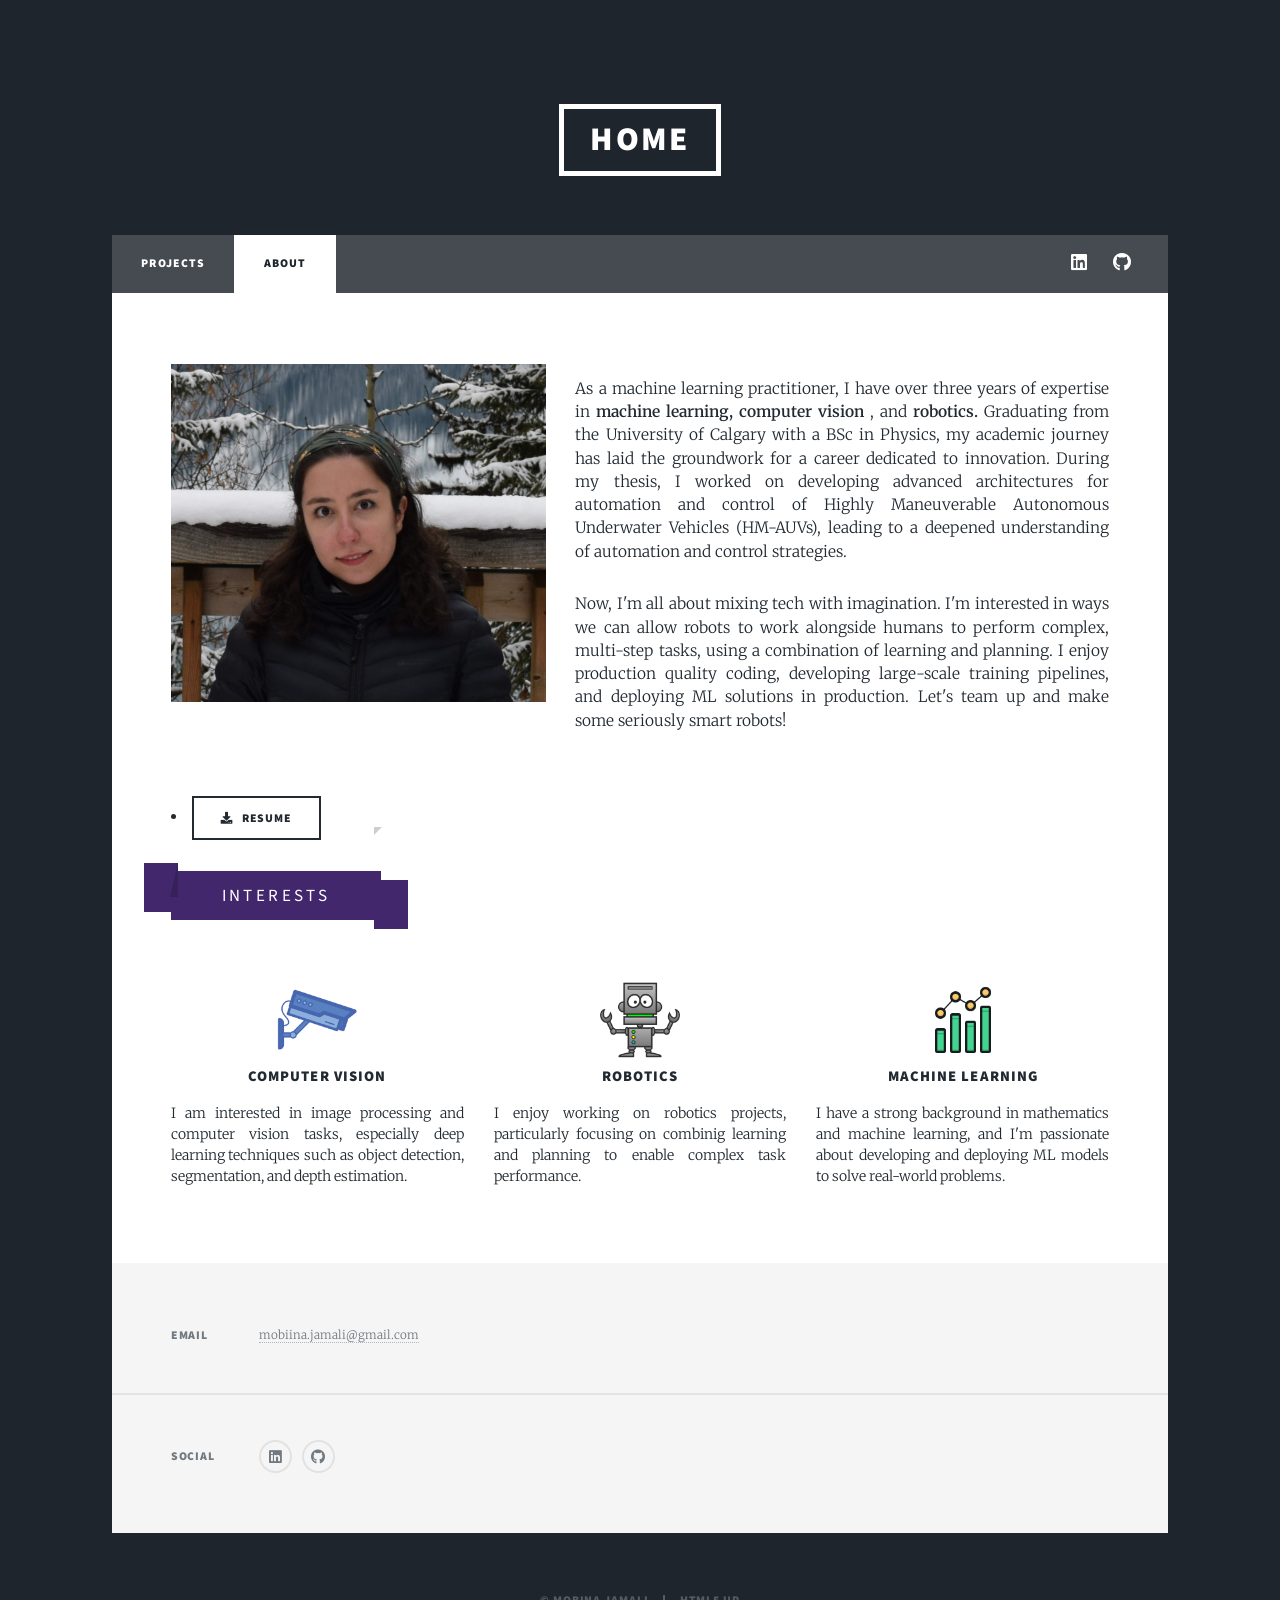
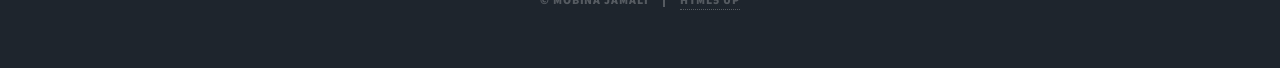
<file: generic.html>
<!DOCTYPE HTML>
<!--
    Massively by HTML5 UP
    html5up.net | @ajlkn
    Free for personal and commercial use under the CCA 3.0 license (html5up.net/license)
-->
<html>
    <head>
        <title>About</title>
        <meta charset="utf-8" />
        <meta name="viewport" content="width=device-width, initial-scale=1, user-scalable=no" />
        <link rel="stylesheet" href="html5up-massively/assets/css/main.css" />
        <noscript><link rel="stylesheet" href="html5up-massively/assets/css/noscript.css" /></noscript>
    </head>
    <body class="is-preload">

        <!-- Wrapper -->
            <div id="wrapper">

                <!-- Header -->
                    <header id="header">
                        <a href="index.html" class="logo">Home</a>
                    </header>

                <!-- Nav -->
                    <nav id="nav">
                        <ul class="links">
                            <li><a href="index.html">Projects</a></li>
                            <li class="active"><a href="generic.html">About</a></li>
                        </ul>
                        <ul class="icons">
                            <li><a href="https://www.linkedin.com/in/mobina-jamali/" class="icon brands fa-linkedin"><span class="label">Instagram</span></a></li>
                            <li><a href="https://github.com/mobinajamali" class="icon brands fa-github"><span class="label">GitHub</span></a></li>
                        </ul>
                    </nav>

<!-- Main -->
<div id="main" class="main">
    <!-- Post -->
    <section class="post">
        <span class="image left"><img src="html5up-massively/images/pic08.jpg" alt="Mobina Jamali" style="margin-top: 1px;"/></span>
        <p style="margin-top: 25px;"> As a machine learning practitioner, I have over three years of expertise in <strong> machine learning, computer vision </strong>, and <strong>robotics. </strong> Graduating from the University of Calgary with a BSc in Physics, my academic journey has laid the groundwork for a career dedicated to innovation. During my thesis, I worked on developing advanced architectures for automation and control of Highly Maneuverable Autonomous Underwater Vehicles (HM-AUVs), leading to a deepened understanding of automation and control strategies.</p>
        <p style="margin-top: 10px;">Now, I'm all about mixing tech with imagination. I'm interested in ways we can allow robots to work alongside humans to perform complex, multi-step tasks, using a combination of learning and planning. I enjoy production quality coding, developing large-scale training pipelines, and deploying ML solutions in production. Let's team up and make some seriously smart robots!</p>
            <li><a href="html5up-massively/assets/Mobina_Jamali_Resume (1).pdf" class="button icon solid fa-download" style="margin-top: 35px">Resume</a></li>
        </ul>
		<p></p>
	<section id="interests-main" class="interests-main">
    </section>
    <!-- row -->
	<div class="section-title" style="margin-top: 10; margin-bottom: 1rem;">
        <h2>
			<i>Interests</i>
		</h2>
    <div class="row-main">
        <!-- Interest: Computer Vision -->
        <div class="col-main">
            <!-- service -->
            <div class="service" style="font-size: 14px; line-height: 1.5; text-align: center;">
                <img src="html5up-massively/images/cv.png" alt="Computer Vision" style="margin-top: 60px;max-width: 80px; max-height: 80px;" />
                <h4 style="margin-bottom: 15px;">Computer Vision</h4>
                <p style="margin-bottom: 0px;">I am interested in image processing and computer vision tasks, especially deep learning techniques such as object detection, segmentation, and depth estimation.</p>
            </div>
            <!-- service -->
        </div>

        <!-- Interest: Robotics -->
        <div class="col-main">
            <!-- service -->
            <div class="service" style="font-size: 14px; line-height: 1.5; text-align: center;">
                <img src="html5up-massively/images/robotic.png" alt="Robotics" style="margin-top: 60px;max-width: 80px; max-height: 80px;" />
                <h4 style="margin-bottom: 15px;">Robotics</h4>
                <p style="margin-bottom: 2px;">I enjoy working on robotics projects, particularly focusing on combinig learning and planning to enable complex task performance.</p>
            </div>
            <!-- service -->
        </div>

        <!-- Interest: Machine Learning -->
        <div class="col-main">
            <!-- service -->
            <div class="service" style="font-size: 14px; line-height: 1.5; text-align: center;">
                <img src="html5up-massively/images/icon-04.png" alt="Machine Learning" style="margin-top: 60px;max-width: 80px; max-height: 80px;" />
                <h4 style="margin-bottom: 15px;">Machine Learning</h4>
                <p style="margin-bottom: 1px;">I have a strong background in mathematics and machine learning, and I'm passionate about developing and deploying ML models to solve real-world problems.</p>
            </div>
            <!-- service -->
        </div>
    </div>
    <!-- row -->
</div>
<!-- Interests Main -->

</div>
<!-- Main -->


                <!-- Footer -->
                <footer id="footer">
                    <section class="split contact">
                        <section>
                            <h3>Email</h3>
                            <p><a href="mailto:mobiina.jamali@gmail.com">mobiina.jamali@gmail.com</a></p>
                        </section>
                        <section>
                            <h3>Social</h3>
                            <ul class="icons alt">
                                <li><a href="https://www.linkedin.com/in/mobina-jamali/" class="icon brands alt fa-linkedin"><span class="label">Instagram</span></a></li>
                                <li><a href="https://github.com/mobinajamali" class="icon brands alt fa-github"><span class="label">GitHub</span></a></li>
                            </ul>
                        </section>
                    </section>
                </footer>

                    </footer>

                <!-- Copyright -->
                    <div id="copyright">
                        <ul><li>&copy; Mobina Jamali</li><li><a href="https://html5up.net">HTML5 UP</a></li></ul>
                    </div>

                
            </div>

        <!-- Scripts -->
            <script src="html5up-massively/assets/js/jquery.min.js"></script>
            <script src="html5up-massively/assets/js/jquery.scrollex.min.js"></script>
            <script src="html5up-massively/assets/js/jquery.scrolly.min.js"></script>
            <script src="html5up-massively/assets/js/browser.min.js"></script>
            <script src="html5up-massively/assets/js/breakpoints.min.js"></script>
            <script src="html5up-massively"></script>
</file>
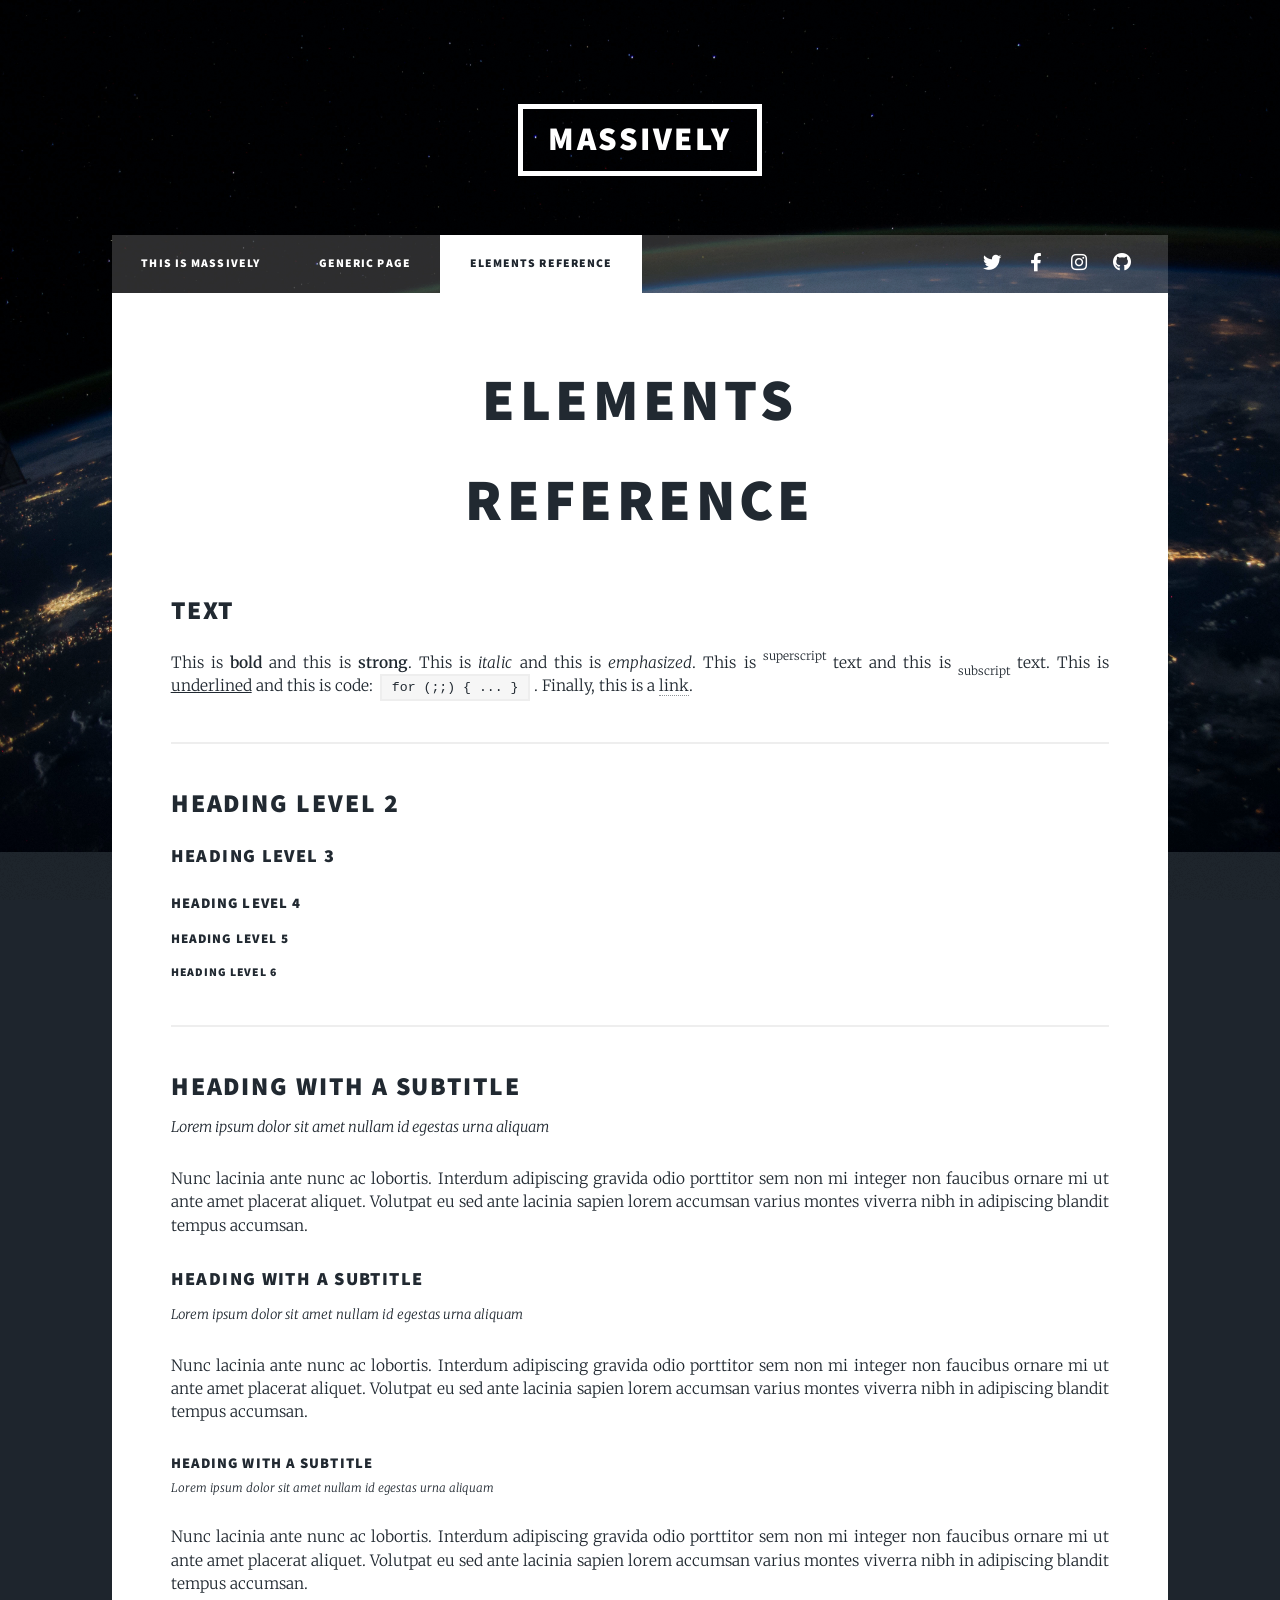
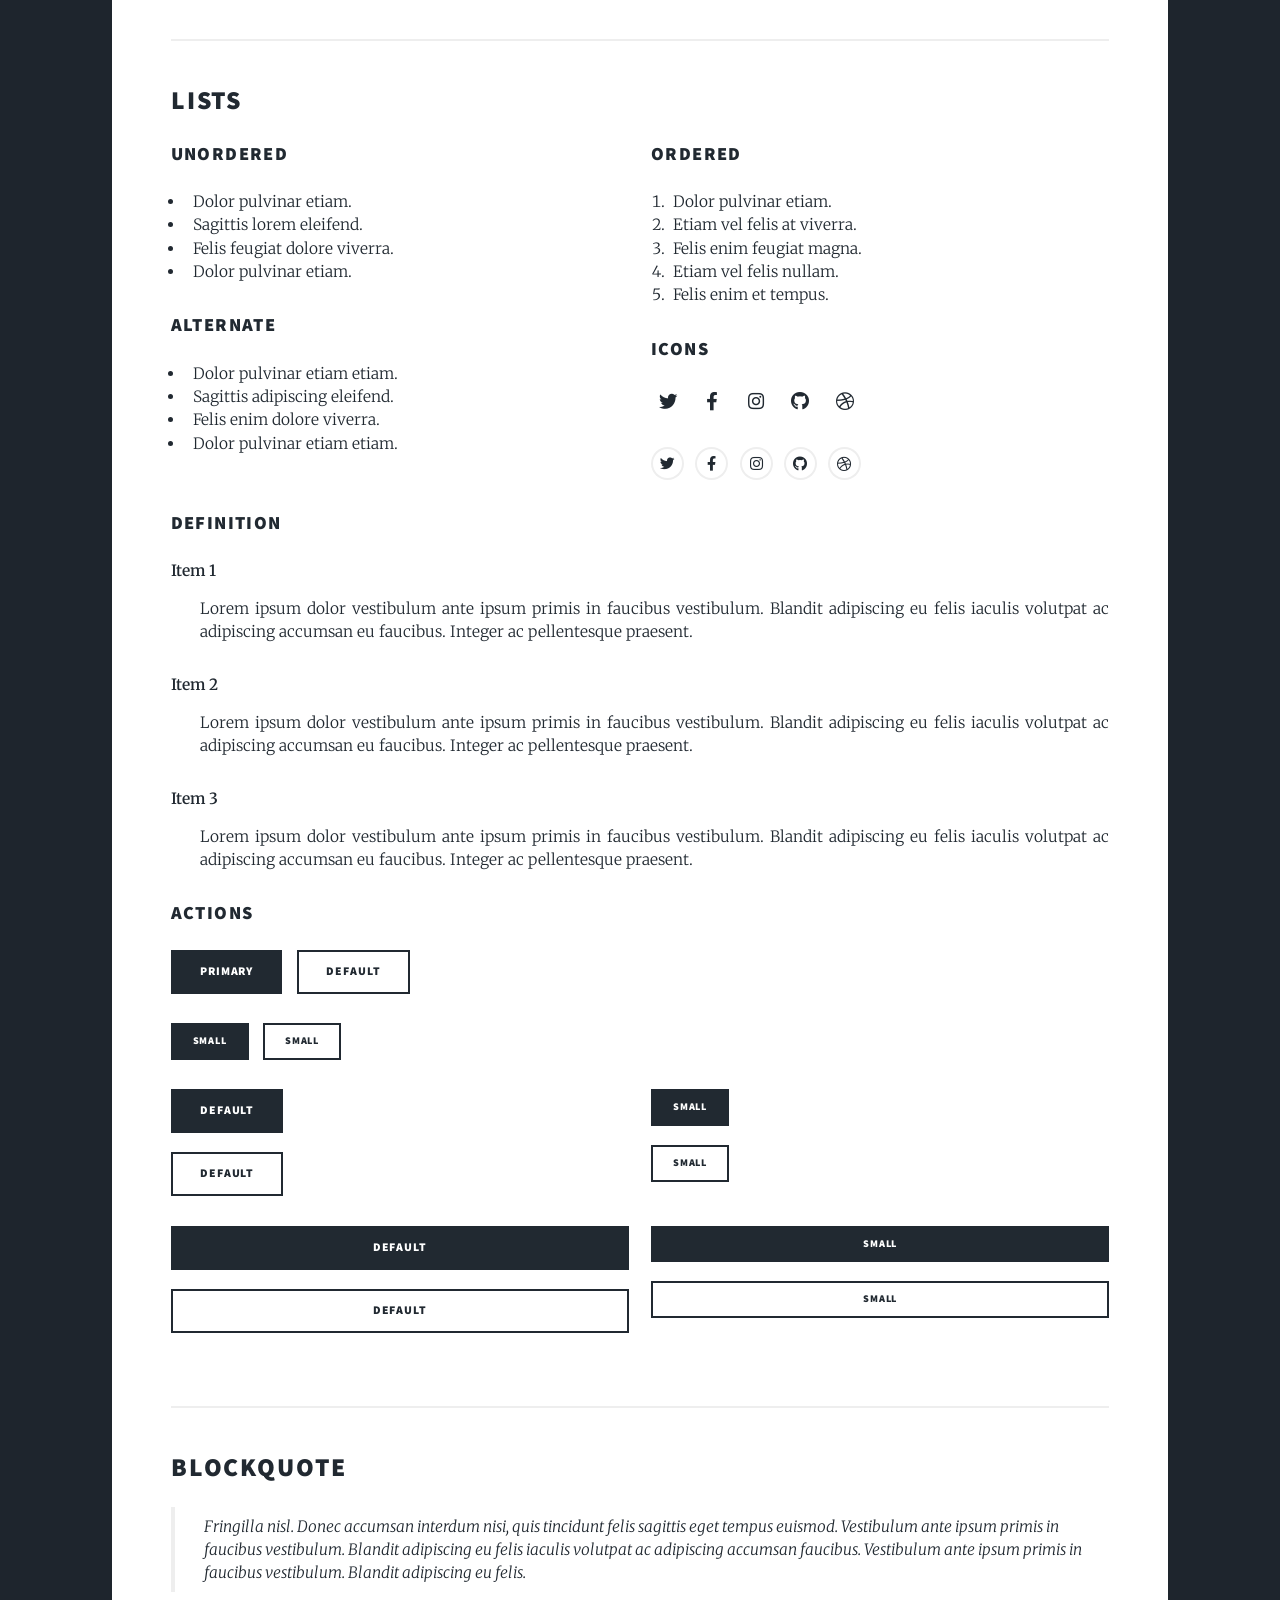
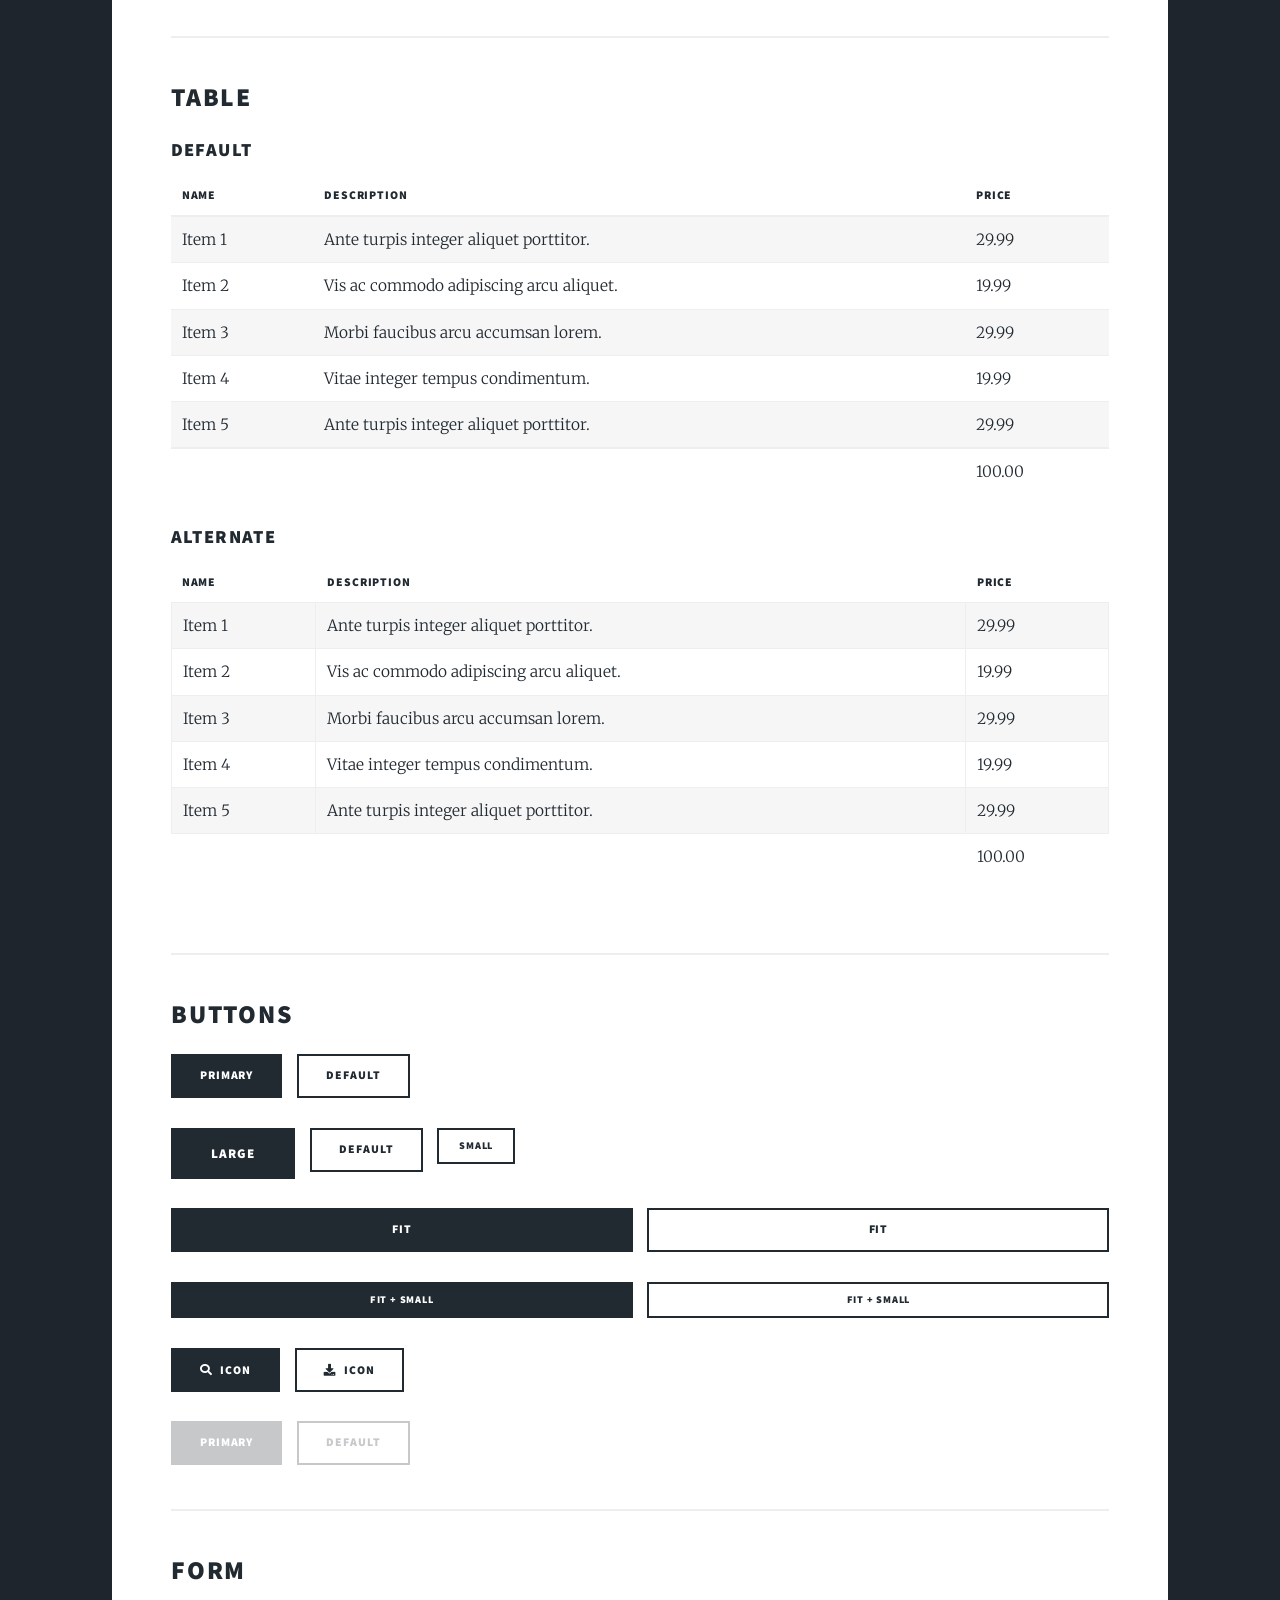
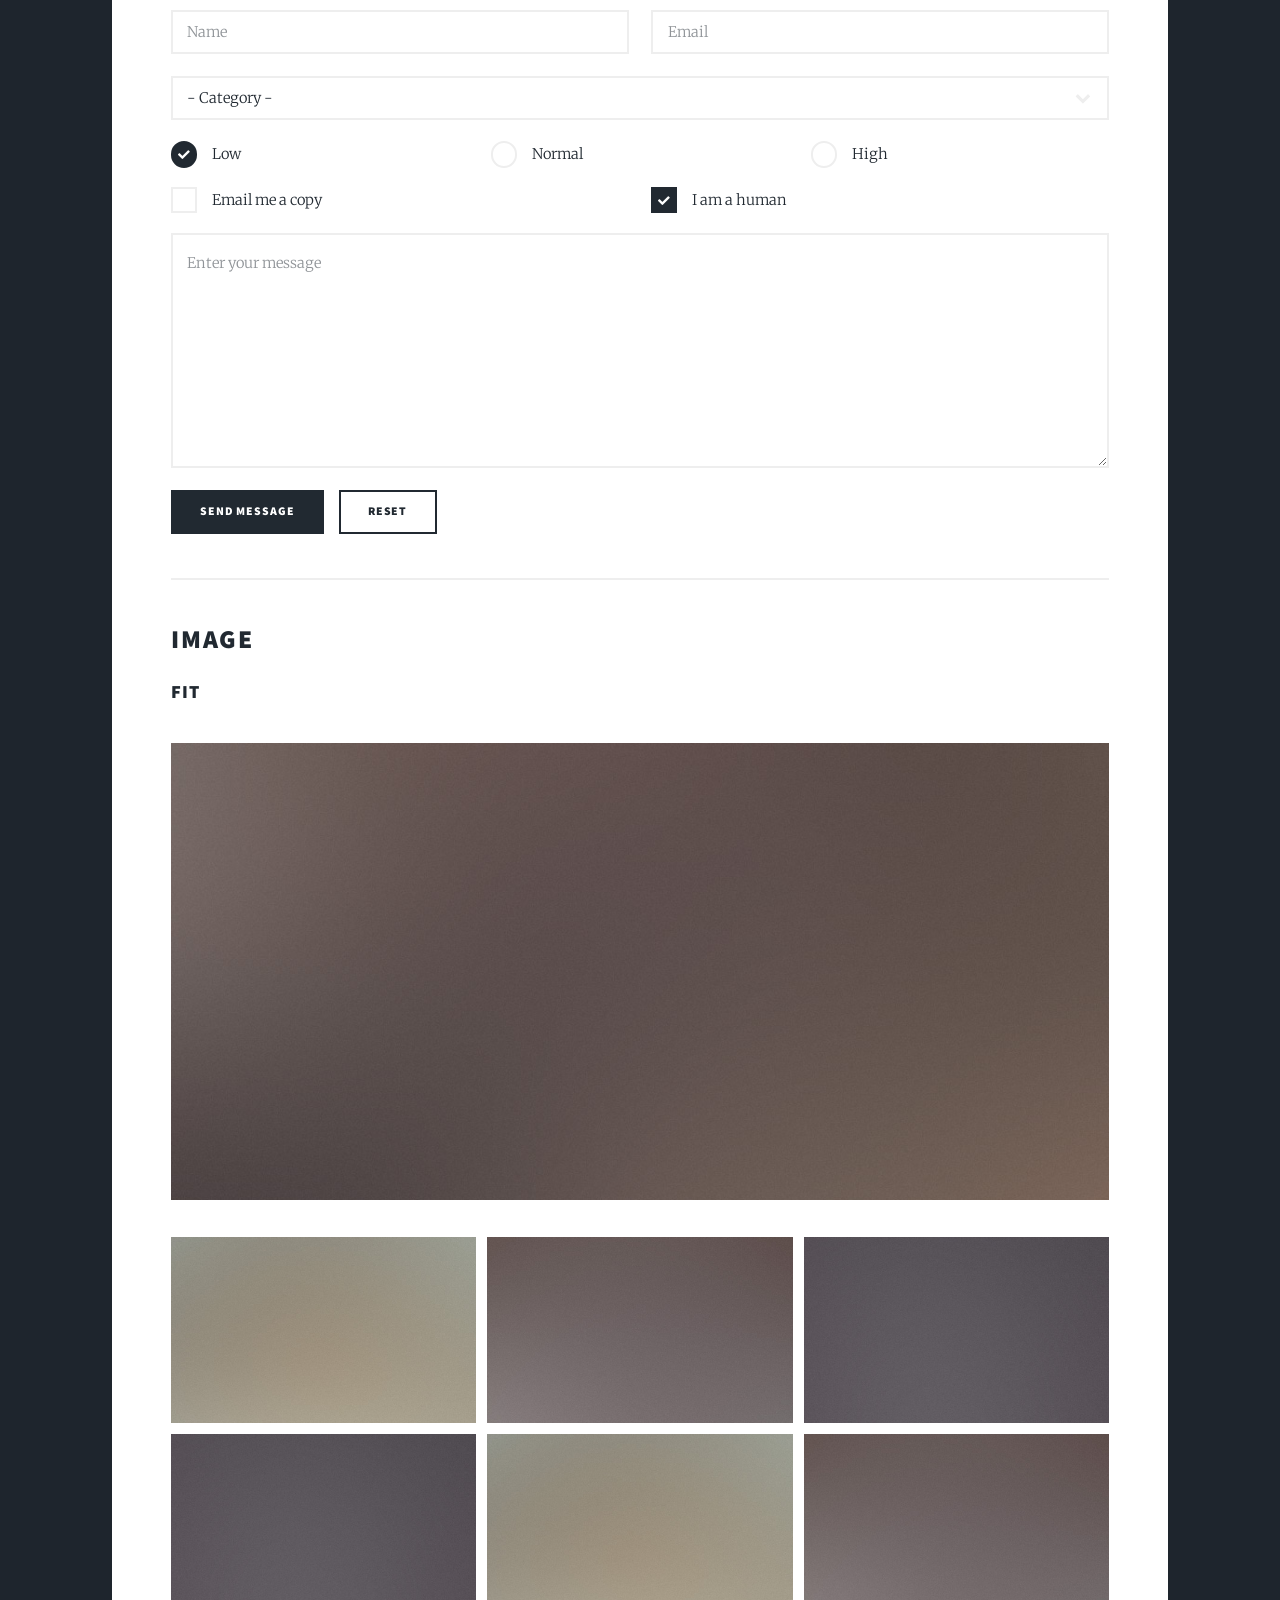
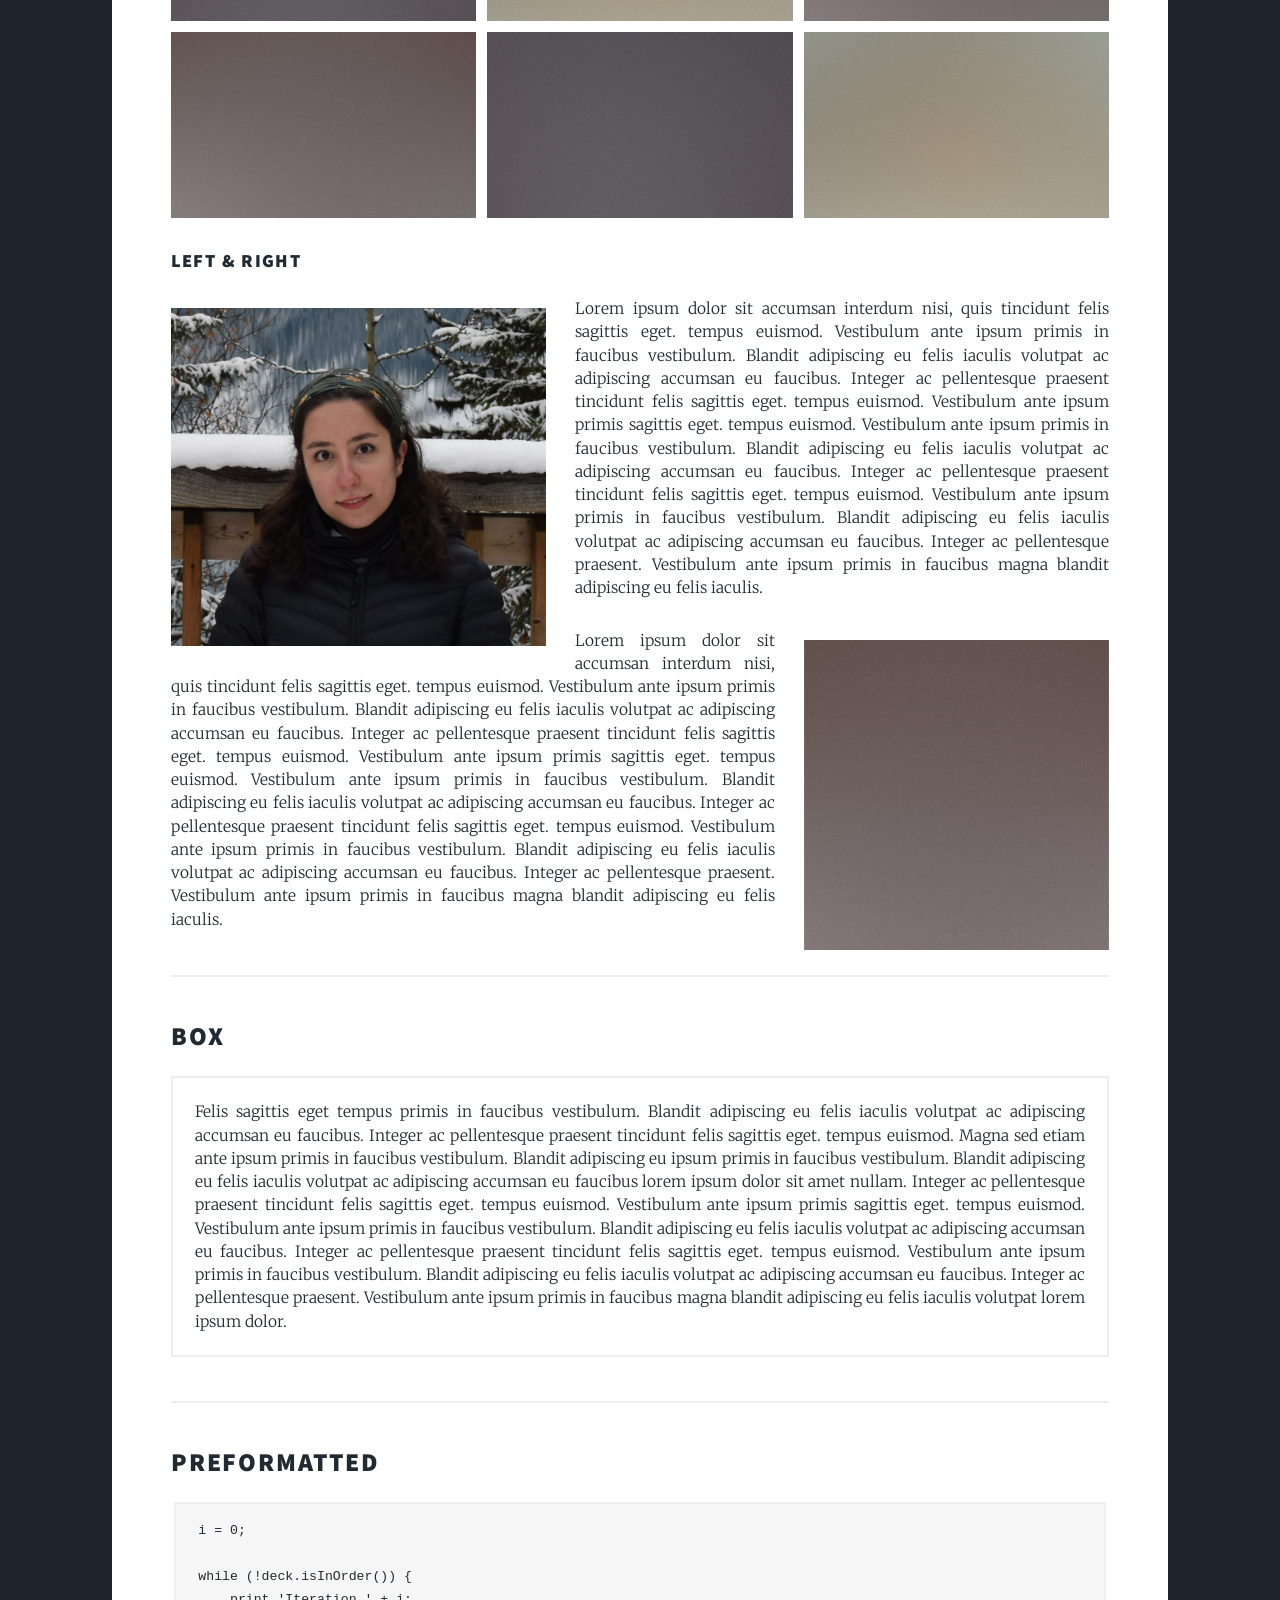
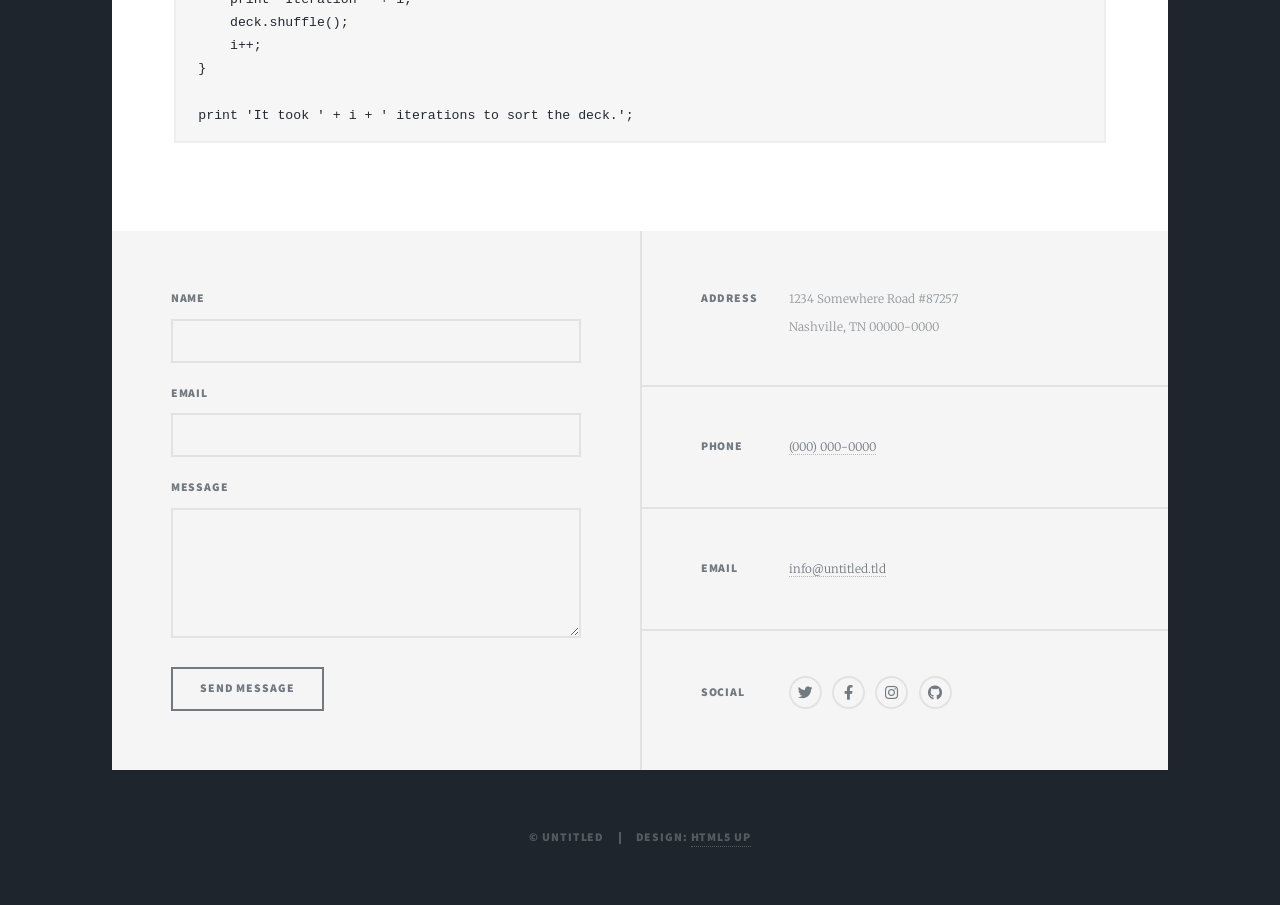
<file: html5up-massively/elements.html>
<!DOCTYPE HTML>
<!--
	Massively by HTML5 UP
	html5up.net | @ajlkn
	Free for personal and commercial use under the CCA 3.0 license (html5up.net/license)
-->
<html>
	<head>
		<title>Elements Reference - Massively by HTML5 UP</title>
		<meta charset="utf-8" />
		<meta name="viewport" content="width=device-width, initial-scale=1, user-scalable=no" />
		<link rel="stylesheet" href="assets/css/main.css" />
		<noscript><link rel="stylesheet" href="assets/css/noscript.css" /></noscript>
	</head>
	<body class="is-preload">

		<!-- Wrapper -->
			<div id="wrapper">

				<!-- Header -->
					<header id="header">
						<a href="index.html" class="logo">Massively</a>
					</header>

				<!-- Nav -->
					<nav id="nav">
						<ul class="links">
							<li><a href="index.html">This is Massively</a></li>
							<li><a href="generic.html">Generic Page</a></li>
							<li class="active"><a href="elements.html">Elements Reference</a></li>
						</ul>
						<ul class="icons">
							<li><a href="#" class="icon brands fa-twitter"><span class="label">Twitter</span></a></li>
							<li><a href="#" class="icon brands fa-facebook-f"><span class="label">Facebook</span></a></li>
							<li><a href="#" class="icon brands fa-instagram"><span class="label">Instagram</span></a></li>
							<li><a href="#" class="icon brands fa-github"><span class="label">GitHub</span></a></li>
						</ul>
					</nav>

				<!-- Main -->
					<div id="main">

						<!-- Post -->
							<section class="post">
								<header class="major">
									<h1>Elements<br />
									Reference</h1>
								</header>

								<!-- Text stuff -->
									<h2>Text</h2>
									<p>This is <b>bold</b> and this is <strong>strong</strong>. This is <i>italic</i> and this is <em>emphasized</em>.
									This is <sup>superscript</sup> text and this is <sub>subscript</sub> text.
									This is <u>underlined</u> and this is code: <code>for (;;) { ... }</code>.
									Finally, this is a <a href="#">link</a>.</p>
									<hr />
									<h2>Heading Level 2</h2>
									<h3>Heading Level 3</h3>
									<h4>Heading Level 4</h4>
									<h5>Heading Level 5</h5>
									<h6>Heading Level 6</h6>
									<hr />
									<header>
										<h2>Heading with a Subtitle</h2>
										<p>Lorem ipsum dolor sit amet nullam id egestas urna aliquam</p>
									</header>
									<p>Nunc lacinia ante nunc ac lobortis. Interdum adipiscing gravida odio porttitor sem non mi integer non faucibus ornare mi ut ante amet placerat aliquet. Volutpat eu sed ante lacinia sapien lorem accumsan varius montes viverra nibh in adipiscing blandit tempus accumsan.</p>
									<header>
										<h3>Heading with a Subtitle</h3>
										<p>Lorem ipsum dolor sit amet nullam id egestas urna aliquam</p>
									</header>
									<p>Nunc lacinia ante nunc ac lobortis. Interdum adipiscing gravida odio porttitor sem non mi integer non faucibus ornare mi ut ante amet placerat aliquet. Volutpat eu sed ante lacinia sapien lorem accumsan varius montes viverra nibh in adipiscing blandit tempus accumsan.</p>
									<header>
										<h4>Heading with a Subtitle</h4>
										<p>Lorem ipsum dolor sit amet nullam id egestas urna aliquam</p>
									</header>
									<p>Nunc lacinia ante nunc ac lobortis. Interdum adipiscing gravida odio porttitor sem non mi integer non faucibus ornare mi ut ante amet placerat aliquet. Volutpat eu sed ante lacinia sapien lorem accumsan varius montes viverra nibh in adipiscing blandit tempus accumsan.</p>

									<hr />

								<!-- Lists -->
									<h2>Lists</h2>
									<div class="row">
										<div class="col-6 col-12-small">

											<h3>Unordered</h3>
											<ul>
												<li>Dolor pulvinar etiam.</li>
												<li>Sagittis lorem eleifend.</li>
												<li>Felis feugiat dolore viverra.</li>
												<li>Dolor pulvinar etiam.</li>
											</ul>

											<h3>Alternate</h3>
											<ul class="alt">
												<li>Dolor pulvinar etiam etiam.</li>
												<li>Sagittis adipiscing eleifend.</li>
												<li>Felis enim dolore viverra.</li>
												<li>Dolor pulvinar etiam etiam.</li>
											</ul>

										</div>
										<div class="col-6 col-12-small">

											<h3>Ordered</h3>
											<ol>
												<li>Dolor pulvinar etiam.</li>
												<li>Etiam vel felis at viverra.</li>
												<li>Felis enim feugiat magna.</li>
												<li>Etiam vel felis nullam.</li>
												<li>Felis enim et tempus.</li>
											</ol>

											<h3>Icons</h3>
											<ul class="icons">
												<li><a href="#" class="icon brands fa-twitter"><span class="label">Twitter</span></a></li>
												<li><a href="#" class="icon brands fa-facebook-f"><span class="label">Facebook</span></a></li>
												<li><a href="#" class="icon brands fa-instagram"><span class="label">Instagram</span></a></li>
												<li><a href="#" class="icon brands fa-github"><span class="label">Github</span></a></li>
												<li><a href="#" class="icon brands fa-dribbble"><span class="label">Dribbble</span></a></li>
											</ul>
											<ul class="icons alt">
												<li><a href="#" class="icon brands alt fa-twitter"><span class="label">Twitter</span></a></li>
												<li><a href="#" class="icon brands alt fa-facebook-f"><span class="label">Facebook</span></a></li>
												<li><a href="#" class="icon brands alt fa-instagram"><span class="label">Instagram</span></a></li>
												<li><a href="#" class="icon brands alt fa-github"><span class="label">Github</span></a></li>
												<li><a href="#" class="icon brands alt fa-dribbble"><span class="label">Dribbble</span></a></li>
											</ul>

										</div>
									</div>
									<h3>Definition</h3>
									<dl>
										<dt>Item 1</dt>
										<dd>
											<p>Lorem ipsum dolor vestibulum ante ipsum primis in faucibus vestibulum. Blandit adipiscing eu felis iaculis volutpat ac adipiscing accumsan eu faucibus. Integer ac pellentesque praesent.</p>
										</dd>
										<dt>Item 2</dt>
										<dd>
											<p>Lorem ipsum dolor vestibulum ante ipsum primis in faucibus vestibulum. Blandit adipiscing eu felis iaculis volutpat ac adipiscing accumsan eu faucibus. Integer ac pellentesque praesent.</p>
										</dd>
										<dt>Item 3</dt>
										<dd>
											<p>Lorem ipsum dolor vestibulum ante ipsum primis in faucibus vestibulum. Blandit adipiscing eu felis iaculis volutpat ac adipiscing accumsan eu faucibus. Integer ac pellentesque praesent.</p>
										</dd>
									</dl>

									<h3>Actions</h3>
									<ul class="actions">
										<li><a href="#" class="button primary">Primary</a></li>
										<li><a href="#" class="button">Default</a></li>
									</ul>
									<ul class="actions small">
										<li><a href="#" class="button primary small">Small</a></li>
										<li><a href="#" class="button small">Small</a></li>
									</ul>
									<div class="row">
										<div class="col-6 col-12-small">
											<ul class="actions stacked">
												<li><a href="#" class="button primary">Default</a></li>
												<li><a href="#" class="button">Default</a></li>
											</ul>
										</div>
										<div class="col-6 col-12-small">
											<ul class="actions stacked">
												<li><a href="#" class="button primary small">Small</a></li>
												<li><a href="#" class="button small">Small</a></li>
											</ul>
										</div>
									</div>
									<div class="row">
										<div class="col-6 col-12-small">
											<ul class="actions stacked">
												<li><a href="#" class="button primary fit">Default</a></li>
												<li><a href="#" class="button fit">Default</a></li>
											</ul>
										</div>
										<div class="col-6 col-12-small">
											<ul class="actions stacked">
												<li><a href="#" class="button primary small fit">Small</a></li>
												<li><a href="#" class="button small fit">Small</a></li>
											</ul>
										</div>
									</div>

									<hr />

								<!-- Blockquote -->
									<h2>Blockquote</h2>
									<blockquote>Fringilla nisl. Donec accumsan interdum nisi, quis tincidunt felis sagittis eget tempus euismod. Vestibulum ante ipsum primis in faucibus vestibulum. Blandit adipiscing eu felis iaculis volutpat ac adipiscing accumsan faucibus. Vestibulum ante ipsum primis in faucibus vestibulum. Blandit adipiscing eu felis.</blockquote>

									<hr />

								<!-- Table -->
									<h2>Table</h2>

									<h3>Default</h3>
									<div class="table-wrapper">
										<table>
											<thead>
												<tr>
													<th>Name</th>
													<th>Description</th>
													<th>Price</th>
												</tr>
											</thead>
											<tbody>
												<tr>
													<td>Item 1</td>
													<td>Ante turpis integer aliquet porttitor.</td>
													<td>29.99</td>
												</tr>
												<tr>
													<td>Item 2</td>
													<td>Vis ac commodo adipiscing arcu aliquet.</td>
													<td>19.99</td>
												</tr>
												<tr>
													<td>Item 3</td>
													<td> Morbi faucibus arcu accumsan lorem.</td>
													<td>29.99</td>
												</tr>
												<tr>
													<td>Item 4</td>
													<td>Vitae integer tempus condimentum.</td>
													<td>19.99</td>
												</tr>
												<tr>
													<td>Item 5</td>
													<td>Ante turpis integer aliquet porttitor.</td>
													<td>29.99</td>
												</tr>
											</tbody>
											<tfoot>
												<tr>
													<td colspan="2"></td>
													<td>100.00</td>
												</tr>
											</tfoot>
										</table>
									</div>

									<h3>Alternate</h3>
									<div class="table-wrapper">
										<table class="alt">
											<thead>
												<tr>
													<th>Name</th>
													<th>Description</th>
													<th>Price</th>
												</tr>
											</thead>
											<tbody>
												<tr>
													<td>Item 1</td>
													<td>Ante turpis integer aliquet porttitor.</td>
													<td>29.99</td>
												</tr>
												<tr>
													<td>Item 2</td>
													<td>Vis ac commodo adipiscing arcu aliquet.</td>
													<td>19.99</td>
												</tr>
												<tr>
													<td>Item 3</td>
													<td> Morbi faucibus arcu accumsan lorem.</td>
													<td>29.99</td>
												</tr>
												<tr>
													<td>Item 4</td>
													<td>Vitae integer tempus condimentum.</td>
													<td>19.99</td>
												</tr>
												<tr>
													<td>Item 5</td>
													<td>Ante turpis integer aliquet porttitor.</td>
													<td>29.99</td>
												</tr>
											</tbody>
											<tfoot>
												<tr>
													<td colspan="2"></td>
													<td>100.00</td>
												</tr>
											</tfoot>
										</table>
									</div>

									<hr />

								<!-- Buttons -->
									<h2>Buttons</h2>
									<ul class="actions">
										<li><a href="#" class="button primary">Primary</a></li>
										<li><a href="#" class="button">Default</a></li>
									</ul>
									<ul class="actions">
										<li><a href="#" class="button primary large">Large</a></li>
										<li><a href="#" class="button">Default</a></li>
										<li><a href="#" class="button small">Small</a></li>
									</ul>
									<ul class="actions fit">
										<li><a href="#" class="button primary fit">Fit</a></li>
										<li><a href="#" class="button fit">Fit</a></li>
									</ul>
									<ul class="actions fit small">
										<li><a href="#" class="button primary fit small">Fit + Small</a></li>
										<li><a href="#" class="button fit small">Fit + Small</a></li>
									</ul>
									<ul class="actions">
										<li><a href="#" class="button primary icon solid fa-search">Icon</a></li>
										<li><a href="#" class="button icon solid fa-download">Icon</a></li>
									</ul>
									<ul class="actions">
										<li><span class="button primary disabled">Primary</span></li>
										<li><span class="button disabled">Default</span></li>
									</ul>

									<hr />

								<!-- Form -->
									<h2>Form</h2>

									<form method="post" action="#">
										<div class="row gtr-uniform">
											<div class="col-6 col-12-xsmall">
												<input type="text" name="demo-name" id="demo-name" value="" placeholder="Name" />
											</div>
											<div class="col-6 col-12-xsmall">
												<input type="email" name="demo-email" id="demo-email" value="" placeholder="Email" />
											</div>
											<!-- Break -->
											<div class="col-12">
												<select name="demo-category" id="demo-category">
													<option value="">- Category -</option>
													<option value="1">Manufacturing</option>
													<option value="1">Shipping</option>
													<option value="1">Administration</option>
													<option value="1">Human Resources</option>
												</select>
											</div>
											<!-- Break -->
											<div class="col-4 col-12-small">
												<input type="radio" id="demo-priority-low" name="demo-priority" checked>
												<label for="demo-priority-low">Low</label>
											</div>
											<div class="col-4 col-12-small">
												<input type="radio" id="demo-priority-normal" name="demo-priority">
												<label for="demo-priority-normal">Normal</label>
											</div>
											<div class="col-4 col-12-small">
												<input type="radio" id="demo-priority-high" name="demo-priority">
												<label for="demo-priority-high">High</label>
											</div>
											<!-- Break -->
											<div class="col-6 col-12-small">
												<input type="checkbox" id="demo-copy" name="demo-copy">
												<label for="demo-copy">Email me a copy</label>
											</div>
											<div class="col-6 col-12-small">
												<input type="checkbox" id="demo-human" name="demo-human" checked>
												<label for="demo-human">I am a human</label>
											</div>
											<!-- Break -->
											<div class="col-12">
												<textarea name="demo-message" id="demo-message" placeholder="Enter your message" rows="6"></textarea>
											</div>
											<!-- Break -->
											<div class="col-12">
												<ul class="actions">
													<li><input type="submit" value="Send Message" class="primary" /></li>
													<li><input type="reset" value="Reset" /></li>
												</ul>
											</div>
										</div>
									</form>

									<hr />

								<!-- Image -->
									<h2>Image</h2>

									<h3>Fit</h3>
									<span class="image fit"><img src="images/pic01.jpg" alt="" /></span>
									<div class="box alt">
										<div class="row gtr-50 gtr-uniform">
											<div class="col-4"><span class="image fit"><img src="images/pic02.jpg" alt="" /></span></div>
											<div class="col-4"><span class="image fit"><img src="images/pic03.jpg" alt="" /></span></div>
											<div class="col-4"><span class="image fit"><img src="images/pic04.jpg" alt="" /></span></div>
											<!-- Break -->
											<div class="col-4"><span class="image fit"><img src="images/pic04.jpg" alt="" /></span></div>
											<div class="col-4"><span class="image fit"><img src="images/pic02.jpg" alt="" /></span></div>
											<div class="col-4"><span class="image fit"><img src="images/pic03.jpg" alt="" /></span></div>
											<!-- Break -->
											<div class="col-4"><span class="image fit"><img src="images/pic03.jpg" alt="" /></span></div>
											<div class="col-4"><span class="image fit"><img src="images/pic04.jpg" alt="" /></span></div>
											<div class="col-4"><span class="image fit"><img src="images/pic02.jpg" alt="" /></span></div>
										</div>
									</div>

									<h3>Left &amp; Right</h3>
									<p><span class="image left"><img src="images/pic08.jpg" alt="" /></span>Lorem ipsum dolor sit accumsan interdum nisi, quis tincidunt felis sagittis eget. tempus euismod. Vestibulum ante ipsum primis in faucibus vestibulum. Blandit adipiscing eu felis iaculis volutpat ac adipiscing accumsan eu faucibus. Integer ac pellentesque praesent tincidunt felis sagittis eget. tempus euismod. Vestibulum ante ipsum primis sagittis eget. tempus euismod. Vestibulum ante ipsum primis in faucibus vestibulum. Blandit adipiscing eu felis iaculis volutpat ac adipiscing accumsan eu faucibus. Integer ac pellentesque praesent tincidunt felis sagittis eget. tempus euismod. Vestibulum ante ipsum primis in faucibus vestibulum. Blandit adipiscing eu felis iaculis volutpat ac adipiscing accumsan eu faucibus. Integer ac pellentesque praesent. Vestibulum ante ipsum primis in faucibus magna blandit adipiscing eu felis iaculis.</p>
									<p><span class="image right"><img src="images/pic09.jpg" alt="" /></span>Lorem ipsum dolor sit accumsan interdum nisi, quis tincidunt felis sagittis eget. tempus euismod. Vestibulum ante ipsum primis in faucibus vestibulum. Blandit adipiscing eu felis iaculis volutpat ac adipiscing accumsan eu faucibus. Integer ac pellentesque praesent tincidunt felis sagittis eget. tempus euismod. Vestibulum ante ipsum primis sagittis eget. tempus euismod. Vestibulum ante ipsum primis in faucibus vestibulum. Blandit adipiscing eu felis iaculis volutpat ac adipiscing accumsan eu faucibus. Integer ac pellentesque praesent tincidunt felis sagittis eget. tempus euismod. Vestibulum ante ipsum primis in faucibus vestibulum. Blandit adipiscing eu felis iaculis volutpat ac adipiscing accumsan eu faucibus. Integer ac pellentesque praesent. Vestibulum ante ipsum primis in faucibus magna blandit adipiscing eu felis iaculis.</p>

									<hr />

								<!-- Box -->
									<h2>Box</h2>
									<div class="box">
										<p>Felis sagittis eget tempus primis in faucibus vestibulum. Blandit adipiscing eu felis iaculis volutpat ac adipiscing accumsan eu faucibus. Integer ac pellentesque praesent tincidunt felis sagittis eget. tempus euismod. Magna sed etiam ante ipsum primis in faucibus vestibulum. Blandit adipiscing eu ipsum primis in faucibus vestibulum. Blandit adipiscing eu felis iaculis volutpat ac adipiscing accumsan eu faucibus lorem ipsum dolor sit amet nullam. Integer ac pellentesque praesent tincidunt felis sagittis eget. tempus euismod. Vestibulum ante ipsum primis sagittis eget. tempus euismod. Vestibulum ante ipsum primis in faucibus vestibulum. Blandit adipiscing eu felis iaculis volutpat ac adipiscing accumsan eu faucibus. Integer ac pellentesque praesent tincidunt felis sagittis eget. tempus euismod. Vestibulum ante ipsum primis in faucibus vestibulum. Blandit adipiscing eu felis iaculis volutpat ac adipiscing accumsan eu faucibus. Integer ac pellentesque praesent. Vestibulum ante ipsum primis in faucibus magna blandit adipiscing eu felis iaculis volutpat lorem ipsum dolor.</p>
									</div>

									<hr />

								<!-- Preformatted Code -->
									<h2>Preformatted</h2>
									<pre><code>i = 0;

while (!deck.isInOrder()) {
    print 'Iteration ' + i;
    deck.shuffle();
    i++;
}

print 'It took ' + i + ' iterations to sort the deck.';
</code></pre>

							</section>

					</div>

				<!-- Footer -->
					<footer id="footer">
						<section>
							<form method="post" action="#">
								<div class="fields">
									<div class="field">
										<label for="name">Name</label>
										<input type="text" name="name" id="name" />
									</div>
									<div class="field">
										<label for="email">Email</label>
										<input type="text" name="email" id="email" />
									</div>
									<div class="field">
										<label for="message">Message</label>
										<textarea name="message" id="message" rows="3"></textarea>
									</div>
								</div>
								<ul class="actions">
									<li><input type="submit" value="Send Message" /></li>
								</ul>
							</form>
						</section>
						<section class="split contact">
							<section class="alt">
								<h3>Address</h3>
								<p>1234 Somewhere Road #87257<br />
								Nashville, TN 00000-0000</p>
							</section>
							<section>
								<h3>Phone</h3>
								<p><a href="#">(000) 000-0000</a></p>
							</section>
							<section>
								<h3>Email</h3>
								<p><a href="#">info@untitled.tld</a></p>
							</section>
							<section>
								<h3>Social</h3>
								<ul class="icons alt">
									<li><a href="#" class="icon brands alt fa-twitter"><span class="label">Twitter</span></a></li>
									<li><a href="#" class="icon brands alt fa-facebook-f"><span class="label">Facebook</span></a></li>
									<li><a href="#" class="icon brands alt fa-instagram"><span class="label">Instagram</span></a></li>
									<li><a href="#" class="icon brands alt fa-github"><span class="label">GitHub</span></a></li>
								</ul>
							</section>
						</section>
					</footer>

				<!-- Copyright -->
					<div id="copyright">
						<ul><li>&copy; Untitled</li><li>Design: <a href="https://html5up.net">HTML5 UP</a></li></ul>
					</div>

			</div>

		<!-- Scripts -->
			<script src="assets/js/jquery.min.js"></script>
			<script src="assets/js/jquery.scrollex.min.js"></script>
			<script src="assets/js/jquery.scrolly.min.js"></script>
			<script src="assets/js/browser.min.js"></script>
			<script src="assets/js/breakpoints.min.js"></script>
			<script src="assets/js/util.js"></script>
			<script src="assets/js/main.js"></script>

	</body>
</html>
</file>
<file: html5up-massively/assets/css/main.css>
@import url(fontawesome-all.min.css);
@import url("https://fonts.googleapis.com/css?family=Merriweather:300,700,300italic,700italic|Source+Sans+Pro:900");

/*
	Massively by HTML5 UP
	html5up.net | @ajlkn
	Free for personal and commercial use under the CCA 3.0 license (html5up.net/license)
*/

html, body, div, span, applet, object,
iframe, h1, h2, h3, h4, h5, h6, p, blockquote,
pre, a, abbr, acronym, address, big, cite,
code, del, dfn, em, img, ins, kbd, q, s, samp,
small, strike, strong, sub, sup, tt, var, b,
u, i, center, dl, dt, dd, ol, ul, li, fieldset,
form, label, legend, table, caption, tbody,
tfoot, thead, tr, th, td, article, aside,
canvas, details, embed, figure, figcaption,
footer, header, hgroup, menu, nav, output, ruby,
section, summary, time, mark, audio, video {
	margin: 0;
	padding: 0;
	border: 0;
	font-size: 100%;
	font: inherit;
	vertical-align: baseline;}

article, aside, details, figcaption, figure,
footer, header, hgroup, menu, nav, section {
	display: block;}

body {
	line-height: 1;
}

ol, ul {
	list-style: none;
}

blockquote, q {
	quotes: none;
}

	blockquote:before, blockquote:after, q:before, q:after {
		content: '';
		content: none;
	}

table {
	border-collapse: collapse;
	border-spacing: 0;
}

body {
	-webkit-text-size-adjust: none;
}

mark {
	background-color: transparent;
	color: inherit;
}

input::-moz-focus-inner {
	border: 0;
	padding: 0;
}

input, select, textarea {
	-moz-appearance: none;
	-webkit-appearance: none;
	-ms-appearance: none;
	appearance: none;
}
.row [class^="col-"]:nth-child(3n) .process:after { 
    display: none; 
    }



/* Basic */

	@-ms-viewport {
		width: device-width;
	}

	body {
		-ms-overflow-style: scrollbar;
	}

	@media screen and (max-width: 480px) {

		html, body {
			min-width: 320px;
		}

	}

	html {
		box-sizing: border-box;
	}

	*, *:before, *:after {
		box-sizing: inherit;
	}

	body {
		background-color: #1e252d;
	}

		body.is-preload *, body.is-preload *:before, body.is-preload *:after {
			-moz-animation: none !important;
			-webkit-animation: none !important;
			-ms-animation: none !important;
			animation: none !important;
			-moz-transition: none !important;
			-webkit-transition: none !important;
			-ms-transition: none !important;
			transition: none !important;
		}

/* Type */

	html {
		font-size: 16pt;
	}

		@media screen and (max-width: 1680px) {

			html {
				font-size: 12pt;
			}

		}

		@media screen and (max-width: 1280px) {

			html {
				font-size: 11pt;
			}

		}

		@media screen and (max-width: 360px) {

			html {
				font-size: 10pt;
			}

		}

	body {
		color: #212931;
	}

	body, input, select, textarea {
		font-family: "Merriweather", Georgia, serif;
		font-weight: 300;
		font-size: 1rem;
		line-height: 2.375;
	}

	a {
		-moz-transition: color 0.2s ease-in-out, background-color 0.2s ease-in-out, border-color 0.2s ease-in-out, box-shadow 0.2s ease-in-out;
		-webkit-transition: color 0.2s ease-in-out, background-color 0.2s ease-in-out, border-color 0.2s ease-in-out, box-shadow 0.2s ease-in-out;
		-ms-transition: color 0.2s ease-in-out, background-color 0.2s ease-in-out, border-color 0.2s ease-in-out, box-shadow 0.2s ease-in-out;
		transition: color 0.2s ease-in-out, background-color 0.2s ease-in-out, border-color 0.2s ease-in-out, box-shadow 0.2s ease-in-out;
		border-bottom: dotted 1px;
		text-decoration: none;
	}

		a:hover {
			border-bottom-color: transparent;
		}

	strong, b {
		font-weight: 600;
	}

	em, i {
		font-style: italic;
	}

	p {
		text-align: justify;
		margin: 0 0 2rem 0;
	}

	h1, h2, h3, h4, h5, h6 {
		font-family: "Source Sans Pro", Helvetica, sans-serif;
		font-weight: 900;
		line-height: 1.5;
		letter-spacing: 0.075em;
		text-transform: uppercase;
		margin: 0 0 1rem 0;
	}

		h1 a, h2 a, h3 a, h4 a, h5 a, h6 a {
			border-bottom: 0;
			color: inherit;
			text-decoration: none;
		}

	h1 {
		font-size: 4rem;
		line-height: 1.1;
		margin: 0 0 2rem 0;
	}

	h2 {
		font-size: 1.75rem;
		line-height: 1.3;
		margin: 0 0 1.5rem 0;
	}

	h3 {
		font-size: 1.25rem;
		margin: 0 0 1.5rem 0;
	}

	h4 {
		font-size: 1rem;
	}

	h5 {
		font-size: 0.9rem;
	}

	h6 {
		font-size: 0.8rem;
	}

	sub {
		font-size: 0.8rem;
		position: relative;
		top: 0.5rem;
	}

	sup {
		font-size: 0.8rem;
		position: relative;
		top: -0.5rem;
	}

	blockquote {
		border-left: solid 4px;
		font-style: italic;
		margin: 0 0 2rem 0;
		padding: 0.5rem 0 0.5rem 2rem;
	}

	code {
		border: solid 2px;
		font-family: "Courier New", monospace;
		font-size: 0.9rem;
		margin: 0 0.25rem;
		padding: 0.25rem 0.65rem;
	}

	pre {
		-webkit-overflow-scrolling: touch;
		font-family: "Courier New", monospace;
		font-size: 0.9rem;
		margin: 0 0 2rem 0;
	}

		pre code {
			display: block;
			line-height: 1.75;
			padding: 1rem 1.5rem;
			overflow-x: auto;
		}

	hr {
		border: 0;
		border-bottom: solid 2px;
		margin: 3rem 0;
	}

		hr.major {
			margin: 5rem 0;
		}

	.align-left {
		text-align: left;
	}

	.align-center {
		text-align: center;
	}

	.align-right {
		text-align: right;
	}

	input, select, textarea {
		color: #212931;
	}

	a {
		color: #212931;
		border-bottom-color: rgba(33, 41, 49, 0.5);
	}

		a:hover {
			border-bottom-color: transparent;
			color: #18bfef !important;
		}

	strong, b {
		color: #212931;
	}

	h1, h2, h3, h4, h5, h6 {
		color: #212931;
	}

	blockquote {
		border-left-color: #eeeeee;
	}

	code {
		background: rgba(220, 220, 220, 0.25);
		border-color: #eeeeee;
	}

	hr {
		border-bottom-color: #eeeeee;
	}

/* Row */

	.row {
		display: flex;
		flex-wrap: wrap;
		box-sizing: border-box;
		align-items: stretch;
	}

		.row > * {
			box-sizing: border-box;
		}

		.row.gtr-uniform > * > :last-child {
			margin-bottom: 0;
		}

		.row.aln-left {
			justify-content: flex-start;
		}

		.row.aln-center {
			justify-content: center;
		}

		.row.aln-right {
			justify-content: flex-end;
		}

		.row.aln-top {
			align-items: flex-start;
		}

		.row.aln-middle {
			align-items: center;
		}

		.row.aln-bottom {
			align-items: flex-end;
		}

		.row > .imp {
			order: -1;
		}

		.row > .col-1 {
			width: 8.33333%;
		}

		.row > .off-1 {
			margin-left: 8.33333%;
		}

		.row > .col-2 {
			width: 16.66667%;
		}

		.row > .off-2 {
			margin-left: 16.66667%;
		}

		.row > .col-3 {
			width: 25%;
		}

		.row > .off-3 {
			margin-left: 25%;
		}

		.row > .col-4 {
			width: 33.33333%;
		}

		.row > .off-4 {
			margin-left: 33.33333%;
		}

		.row > .col-5 {
			width: 41.66667%;
		}

		.row > .off-5 {
			margin-left: 41.66667%;
		}

		.row > .col-6 {
			width: 50%;
		}

		.row > .off-6 {
			margin-left: 50%;
		}

		.row > .col-7 {
			width: 58.33333%;
		}

		.row > .off-7 {
			margin-left: 58.33333%;
		}

		.row > .col-8 {
			width: 66.66667%;
		}

		.row > .off-8 {
			margin-left: 66.66667%;
		}

		.row > .col-9 {
			width: 75%;
		}

		.row > .off-9 {
			margin-left: 75%;
		}

		.row > .col-10 {
			width: 83.33333%;
		}

		.row > .off-10 {
			margin-left: 83.33333%;
		}

		.row > .col-11 {
			width: 91.66667%;
		}

		.row > .off-11 {
			margin-left: 91.66667%;
		}

		.row > .col-12 {
			width: 100%;
		}

		.row > .off-12 {
			margin-left: 100%;
		}

		.row.gtr-0 {
			margin-top: 0;
			margin-left: 0rem;
		}

			.row.gtr-0 > * {
				padding: 0 0 0 0rem;
			}

			.row.gtr-0.gtr-uniform {
				margin-top: 0rem;
			}

				.row.gtr-0.gtr-uniform > * {
					padding-top: 0rem;
				}

		.row.gtr-25 {
			margin-top: 0;
			margin-left: -0.375rem;
		}

			.row.gtr-25 > * {
				padding: 0 0 0 0.375rem;
			}

			.row.gtr-25.gtr-uniform {
				margin-top: -0.375rem;
			}

				.row.gtr-25.gtr-uniform > * {
					padding-top: 0.375rem;
				}

		.row.gtr-50 {
			margin-top: 0;
			margin-left: -0.75rem;
		}

			.row.gtr-50 > * {
				padding: 0 0 0 0.75rem;
			}

			.row.gtr-50.gtr-uniform {
				margin-top: -0.75rem;
			}

				.row.gtr-50.gtr-uniform > * {
					padding-top: 0.75rem;
				}

		.row {
			margin-top: 0;
			margin-left: -1.5rem;
		}

			.row > * {
				padding: 0 0 0 1.5rem;
			}

			.row.gtr-uniform {
				margin-top: -1.5rem;
			}

				.row.gtr-uniform > * {
					padding-top: 1.5rem;
				}

		.row.gtr-150 {
			margin-top: 0;
			margin-left: -2.25rem;
		}

			.row.gtr-150 > * {
				padding: 0 0 0 2.25rem;
			}

			.row.gtr-150.gtr-uniform {
				margin-top: -2.25rem;
			}

				.row.gtr-150.gtr-uniform > * {
					padding-top: 2.25rem;
				}

		.row.gtr-200 {
			margin-top: 0;
			margin-left: -3rem;
		}

			.row.gtr-200 > * {
				padding: 0 0 0 3rem;
			}

			.row.gtr-200.gtr-uniform {
				margin-top: -3rem;
			}

				.row.gtr-200.gtr-uniform > * {
					padding-top: 3rem;
				}

		@media screen and (max-width: 1680px) {

			.row {
				display: flex;
				flex-wrap: wrap;
				box-sizing: border-box;
				align-items: stretch;
			}

				.row > * {
					box-sizing: border-box;
				}

				.row.gtr-uniform > * > :last-child {
					margin-bottom: 0;
				}

				.row.aln-left {
					justify-content: flex-start;
				}

				.row.aln-center {
					justify-content: center;
				}

				.row.aln-right {
					justify-content: flex-end;
				}

				.row.aln-top {
					align-items: flex-start;
				}

				.row.aln-middle {
					align-items: center;
				}

				.row.aln-bottom {
					align-items: flex-end;
				}

				.row > .imp-xlarge {
					order: -1;
				}

				.row > .col-1-xlarge {
					width: 8.33333%;
				}

				.row > .off-1-xlarge {
					margin-left: 8.33333%;
				}

				.row > .col-2-xlarge {
					width: 16.66667%;
				}

				.row > .off-2-xlarge {
					margin-left: 16.66667%;
				}

				.row > .col-3-xlarge {
					width: 25%;
				}

				.row > .off-3-xlarge {
					margin-left: 25%;
				}

				.row > .col-4-xlarge {
					width: 33.33333%;
				}

				.row > .off-4-xlarge {
					margin-left: 33.33333%;
				}

				.row > .col-5-xlarge {
					width: 41.66667%;
				}

				.row > .off-5-xlarge {
					margin-left: 41.66667%;
				}

				.row > .col-6-xlarge {
					width: 50%;
				}

				.row > .off-6-xlarge {
					margin-left: 50%;
				}

				.row > .col-7-xlarge {
					width: 58.33333%;
				}

				.row > .off-7-xlarge {
					margin-left: 58.33333%;
				}

				.row > .col-8-xlarge {
					width: 66.66667%;
				}

				.row > .off-8-xlarge {
					margin-left: 66.66667%;
				}

				.row > .col-9-xlarge {
					width: 75%;
				}

				.row > .off-9-xlarge {
					margin-left: 75%;
				}

				.row > .col-10-xlarge {
					width: 83.33333%;
				}

				.row > .off-10-xlarge {
					margin-left: 83.33333%;
				}

				.row > .col-11-xlarge {
					width: 91.66667%;
				}

				.row > .off-11-xlarge {
					margin-left: 91.66667%;
				}

				.row > .col-12-xlarge {
					width: 100%;
				}

				.row > .off-12-xlarge {
					margin-left: 100%;
				}

				.row.gtr-0 {
					margin-top: 0;
					margin-left: 0rem;
				}

					.row.gtr-0 > * {
						padding: 0 0 0 0rem;
					}

					.row.gtr-0.gtr-uniform {
						margin-top: 0rem;
					}

						.row.gtr-0.gtr-uniform > * {
							padding-top: 0rem;
						}

				.row.gtr-25 {
					margin-top: 0;
					margin-left: -0.375rem;
				}

					.row.gtr-25 > * {
						padding: 0 0 0 0.375rem;
					}

					.row.gtr-25.gtr-uniform {
						margin-top: -0.375rem;
					}

						.row.gtr-25.gtr-uniform > * {
							padding-top: 0.375rem;
						}

				.row.gtr-50 {
					margin-top: 0;
					margin-left: -0.75rem;
				}

					.row.gtr-50 > * {
						padding: 0 0 0 0.75rem;
					}

					.row.gtr-50.gtr-uniform {
						margin-top: -0.75rem;
					}

						.row.gtr-50.gtr-uniform > * {
							padding-top: 0.75rem;
						}

				.row {
					margin-top: 0;
					margin-left: -1.5rem;
				}

					.row > * {
						padding: 0 0 0 1.5rem;
					}

					.row.gtr-uniform {
						margin-top: -1.5rem;
					}

						.row.gtr-uniform > * {
							padding-top: 1.5rem;
						}

				.row.gtr-150 {
					margin-top: 0;
					margin-left: -2.25rem;
				}

					.row.gtr-150 > * {
						padding: 0 0 0 2.25rem;
					}

					.row.gtr-150.gtr-uniform {
						margin-top: -2.25rem;
					}

						.row.gtr-150.gtr-uniform > * {
							padding-top: 2.25rem;
						}

				.row.gtr-200 {
					margin-top: 0;
					margin-left: -3rem;
				}

					.row.gtr-200 > * {
						padding: 0 0 0 3rem;
					}

					.row.gtr-200.gtr-uniform {
						margin-top: -3rem;
					}

						.row.gtr-200.gtr-uniform > * {
							padding-top: 3rem;
						}

		}

		@media screen and (max-width: 1280px) {

			.row {
				display: flex;
				flex-wrap: wrap;
				box-sizing: border-box;
				align-items: stretch;
			}

				.row > * {
					box-sizing: border-box;
				}

				.row.gtr-uniform > * > :last-child {
					margin-bottom: 0;
				}

				.row.aln-left {
					justify-content: flex-start;
				}

				.row.aln-center {
					justify-content: center;
				}

				.row.aln-right {
					justify-content: flex-end;
				}

				.row.aln-top {
					align-items: flex-start;
				}

				.row.aln-middle {
					align-items: center;
				}

				.row.aln-bottom {
					align-items: flex-end;
				}

				.row > .imp-large {
					order: -1;
				}

				.row > .col-1-large {
					width: 8.33333%;
				}

				.row > .off-1-large {
					margin-left: 8.33333%;
				}

				.row > .col-2-large {
					width: 16.66667%;
				}

				.row > .off-2-large {
					margin-left: 16.66667%;
				}

				.row > .col-3-large {
					width: 25%;
				}

				.row > .off-3-large {
					margin-left: 25%;
				}

				.row > .col-4-large {
					width: 33.33333%;
				}

				.row > .off-4-large {
					margin-left: 33.33333%;
				}

				.row > .col-5-large {
					width: 41.66667%;
				}

				.row > .off-5-large {
					margin-left: 41.66667%;
				}

				.row > .col-6-large {
					width: 50%;
				}

				.row > .off-6-large {
					margin-left: 50%;
				}

				.row > .col-7-large {
					width: 58.33333%;
				}

				.row > .off-7-large {
					margin-left: 58.33333%;
				}

				.row > .col-8-large {
					width: 66.66667%;
				}

				.row > .off-8-large {
					margin-left: 66.66667%;
				}

				.row > .col-9-large {
					width: 75%;
				}

				.row > .off-9-large {
					margin-left: 75%;
				}

				.row > .col-10-large {
					width: 83.33333%;
				}

				.row > .off-10-large {
					margin-left: 83.33333%;
				}

				.row > .col-11-large {
					width: 91.66667%;
				}

				.row > .off-11-large {
					margin-left: 91.66667%;
				}

				.row > .col-12-large {
					width: 100%;
				}

				.row > .off-12-large {
					margin-left: 100%;
				}

				.row.gtr-0 {
					margin-top: 0;
					margin-left: 0rem;
				}

					.row.gtr-0 > * {
						padding: 0 0 0 0rem;
					}

					.row.gtr-0.gtr-uniform {
						margin-top: 0rem;
					}

						.row.gtr-0.gtr-uniform > * {
							padding-top: 0rem;
						}

				.row.gtr-25 {
					margin-top: 0;
					margin-left: -0.375rem;
				}

					.row.gtr-25 > * {
						padding: 0 0 0 0.375rem;
					}

					.row.gtr-25.gtr-uniform {
						margin-top: -0.375rem;
					}

						.row.gtr-25.gtr-uniform > * {
							padding-top: 0.375rem;
						}

				.row.gtr-50 {
					margin-top: 0;
					margin-left: -0.75rem;
				}

					.row.gtr-50 > * {
						padding: 0 0 0 0.75rem;
					}

					.row.gtr-50.gtr-uniform {
						margin-top: -0.75rem;
					}

						.row.gtr-50.gtr-uniform > * {
							padding-top: 0.75rem;
						}

				.row {
					margin-top: 0;
					margin-left: -1.5rem;
				}

					.row > * {
						padding: 0 0 0 1.5rem;
					}

					.row.gtr-uniform {
						margin-top: -1.5rem;
					}

						.row.gtr-uniform > * {
							padding-top: 1.5rem;
						}

				.row.gtr-150 {
					margin-top: 0;
					margin-left: -2.25rem;
				}

					.row.gtr-150 > * {
						padding: 0 0 0 2.25rem;
					}

					.row.gtr-150.gtr-uniform {
						margin-top: -2.25rem;
					}

						.row.gtr-150.gtr-uniform > * {
							padding-top: 2.25rem;
						}

				.row.gtr-200 {
					margin-top: 0;
					margin-left: -3rem;
				}

					.row.gtr-200 > * {
						padding: 0 0 0 3rem;
					}

					.row.gtr-200.gtr-uniform {
						margin-top: -3rem;
					}

						.row.gtr-200.gtr-uniform > * {
							padding-top: 3rem;
						}

		}

		@media screen and (max-width: 980px) {

			.row {
				display: flex;
				flex-wrap: wrap;
				box-sizing: border-box;
				align-items: stretch;
			}

				.row > * {
					box-sizing: border-box;
				}

				.row.gtr-uniform > * > :last-child {
					margin-bottom: 0;
				}

				.row.aln-left {
					justify-content: flex-start;
				}

				.row.aln-center {
					justify-content: center;
				}

				.row.aln-right {
					justify-content: flex-end;
				}

				.row.aln-top {
					align-items: flex-start;
				}

				.row.aln-middle {
					align-items: center;
				}

				.row.aln-bottom {
					align-items: flex-end;
				}

				.row > .imp-medium {
					order: -1;
				}

				.row > .col-1-medium {
					width: 8.33333%;
				}

				.row > .off-1-medium {
					margin-left: 8.33333%;
				}

				.row > .col-2-medium {
					width: 16.66667%;
				}

				.row > .off-2-medium {
					margin-left: 16.66667%;
				}

				.row > .col-3-medium {
					width: 25%;
				}

				.row > .off-3-medium {
					margin-left: 25%;
				}

				.row > .col-4-medium {
					width: 33.33333%;
				}

				.row > .off-4-medium {
					margin-left: 33.33333%;
				}

				.row > .col-5-medium {
					width: 41.66667%;
				}

				.row > .off-5-medium {
					margin-left: 41.66667%;
				}

				.row > .col-6-medium {
					width: 50%;
				}

				.row > .off-6-medium {
					margin-left: 50%;
				}

				.row > .col-7-medium {
					width: 58.33333%;
				}

				.row > .off-7-medium {
					margin-left: 58.33333%;
				}

				.row > .col-8-medium {
					width: 66.66667%;
				}

				.row > .off-8-medium {
					margin-left: 66.66667%;
				}

				.row > .col-9-medium {
					width: 75%;
				}

				.row > .off-9-medium {
					margin-left: 75%;
				}

				.row > .col-10-medium {
					width: 83.33333%;
				}

				.row > .off-10-medium {
					margin-left: 83.33333%;
				}

				.row > .col-11-medium {
					width: 91.66667%;
				}

				.row > .off-11-medium {
					margin-left: 91.66667%;
				}

				.row > .col-12-medium {
					width: 100%;
				}

				.row > .off-12-medium {
					margin-left: 100%;
				}

				.row.gtr-0 {
					margin-top: 0;
					margin-left: 0rem;
				}

					.row.gtr-0 > * {
						padding: 0 0 0 0rem;
					}

					.row.gtr-0.gtr-uniform {
						margin-top: 0rem;
					}

						.row.gtr-0.gtr-uniform > * {
							padding-top: 0rem;
						}

				.row.gtr-25 {
					margin-top: 0;
					margin-left: -0.375rem;
				}

					.row.gtr-25 > * {
						padding: 0 0 0 0.375rem;
					}

					.row.gtr-25.gtr-uniform {
						margin-top: -0.375rem;
					}

						.row.gtr-25.gtr-uniform > * {
							padding-top: 0.375rem;
						}

				.row.gtr-50 {
					margin-top: 0;
					margin-left: -0.75rem;
				}

					.row.gtr-50 > * {
						padding: 0 0 0 0.75rem;
					}

					.row.gtr-50.gtr-uniform {
						margin-top: -0.75rem;
					}

						.row.gtr-50.gtr-uniform > * {
							padding-top: 0.75rem;
						}

				.row {
					margin-top: 0;
					margin-left: -1.5rem;
				}

					.row > * {
						padding: 0 0 0 1.5rem;
					}

					.row.gtr-uniform {
						margin-top: -1.5rem;
					}

						.row.gtr-uniform > * {
							padding-top: 1.5rem;
						}

				.row.gtr-150 {
					margin-top: 0;
					margin-left: -2.25rem;
				}

					.row.gtr-150 > * {
						padding: 0 0 0 2.25rem;
					}

					.row.gtr-150.gtr-uniform {
						margin-top: -2.25rem;
					}

						.row.gtr-150.gtr-uniform > * {
							padding-top: 2.25rem;
						}

				.row.gtr-200 {
					margin-top: 0;
					margin-left: -3rem;
				}

					.row.gtr-200 > * {
						padding: 0 0 0 3rem;
					}

					.row.gtr-200.gtr-uniform {
						margin-top: -3rem;
					}

						.row.gtr-200.gtr-uniform > * {
							padding-top: 3rem;
						}

		}

		@media screen and (max-width: 736px) {

			.row {
				display: flex;
				flex-wrap: wrap;
				box-sizing: border-box;
				align-items: stretch;
			}

				.row > * {
					box-sizing: border-box;
				}

				.row.gtr-uniform > * > :last-child {
					margin-bottom: 0;
				}

				.row.aln-left {
					justify-content: flex-start;
				}

				.row.aln-center {
					justify-content: center;
				}

				.row.aln-right {
					justify-content: flex-end;
				}

				.row.aln-top {
					align-items: flex-start;
				}

				.row.aln-middle {
					align-items: center;
				}

				.row.aln-bottom {
					align-items: flex-end;
				}

				.row > .imp-small {
					order: -1;
				}

				.row > .col-1-small {
					width: 8.33333%;
				}

				.row > .off-1-small {
					margin-left: 8.33333%;
				}

				.row > .col-2-small {
					width: 16.66667%;
				}

				.row > .off-2-small {
					margin-left: 16.66667%;
				}

				.row > .col-3-small {
					width: 25%;
				}

				.row > .off-3-small {
					margin-left: 25%;
				}

				.row > .col-4-small {
					width: 33.33333%;
				}

				.row > .off-4-small {
					margin-left: 33.33333%;
				}

				.row > .col-5-small {
					width: 41.66667%;
				}

				.row > .off-5-small {
					margin-left: 41.66667%;
				}

				.row > .col-6-small {
					width: 50%;
				}

				.row > .off-6-small {
					margin-left: 50%;
				}

				.row > .col-7-small {
					width: 58.33333%;
				}

				.row > .off-7-small {
					margin-left: 58.33333%;
				}

				.row > .col-8-small {
					width: 66.66667%;
				}

				.row > .off-8-small {
					margin-left: 66.66667%;
				}

				.row > .col-9-small {
					width: 75%;
				}

				.row > .off-9-small {
					margin-left: 75%;
				}

				.row > .col-10-small {
					width: 83.33333%;
				}

				.row > .off-10-small {
					margin-left: 83.33333%;
				}

				.row > .col-11-small {
					width: 91.66667%;
				}

				.row > .off-11-small {
					margin-left: 91.66667%;
				}

				.row > .col-12-small {
					width: 100%;
				}

				.row > .off-12-small {
					margin-left: 100%;
				}

				.row.gtr-0 {
					margin-top: 0;
					margin-left: 0rem;
				}

					.row.gtr-0 > * {
						padding: 0 0 0 0rem;
					}

					.row.gtr-0.gtr-uniform {
						margin-top: 0rem;
					}

						.row.gtr-0.gtr-uniform > * {
							padding-top: 0rem;
						}

				.row.gtr-25 {
					margin-top: 0;
					margin-left: -0.375rem;
				}

					.row.gtr-25 > * {
						padding: 0 0 0 0.375rem;
					}

					.row.gtr-25.gtr-uniform {
						margin-top: -0.375rem;
					}

						.row.gtr-25.gtr-uniform > * {
							padding-top: 0.375rem;
						}

				.row.gtr-50 {
					margin-top: 0;
					margin-left: -0.75rem;
				}

					.row.gtr-50 > * {
						padding: 0 0 0 0.75rem;
					}

					.row.gtr-50.gtr-uniform {
						margin-top: -0.75rem;
					}

						.row.gtr-50.gtr-uniform > * {
							padding-top: 0.75rem;
						}

				.row {
					margin-top: 0;
					margin-left: -1.5rem;
				}

					.row > * {
						padding: 0 0 0 1.5rem;
					}

					.row.gtr-uniform {
						margin-top: -1.5rem;
					}

						.row.gtr-uniform > * {
							padding-top: 1.5rem;
						}

				.row.gtr-150 {
					margin-top: 0;
					margin-left: -2.25rem;
				}

					.row.gtr-150 > * {
						padding: 0 0 0 2.25rem;
					}

					.row.gtr-150.gtr-uniform {
						margin-top: -2.25rem;
					}

						.row.gtr-150.gtr-uniform > * {
							padding-top: 2.25rem;
						}

				.row.gtr-200 {
					margin-top: 0;
					margin-left: -3rem;
				}

					.row.gtr-200 > * {
						padding: 0 0 0 3rem;
					}

					.row.gtr-200.gtr-uniform {
						margin-top: -3rem;
					}

						.row.gtr-200.gtr-uniform > * {
							padding-top: 3rem;
						}

		}

		@media screen and (max-width: 480px) {

			.row {
				display: flex;
				flex-wrap: wrap;
				box-sizing: border-box;
				align-items: stretch;
			}

				.row > * {
					box-sizing: border-box;
				}

				.row.gtr-uniform > * > :last-child {
					margin-bottom: 0;
				}

				.row.aln-left {
					justify-content: flex-start;
				}

				.row.aln-center {
					justify-content: center;
				}

				.row.aln-right {
					justify-content: flex-end;
				}

				.row.aln-top {
					align-items: flex-start;
				}

				.row.aln-middle {
					align-items: center;
				}

				.row.aln-bottom {
					align-items: flex-end;
				}

				.row > .imp-xsmall {
					order: -1;
				}

				.row > .col-1-xsmall {
					width: 8.33333%;
				}

				.row > .off-1-xsmall {
					margin-left: 8.33333%;
				}

				.row > .col-2-xsmall {
					width: 16.66667%;
				}

				.row > .off-2-xsmall {
					margin-left: 16.66667%;
				}

				.row > .col-3-xsmall {
					width: 25%;
				}

				.row > .off-3-xsmall {
					margin-left: 25%;
				}

				.row > .col-4-xsmall {
					width: 33.33333%;
				}

				.row > .off-4-xsmall {
					margin-left: 33.33333%;
				}

				.row > .col-5-xsmall {
					width: 41.66667%;
				}

				.row > .off-5-xsmall {
					margin-left: 41.66667%;
				}

				.row > .col-6-xsmall {
					width: 50%;
				}

				.row > .off-6-xsmall {
					margin-left: 50%;
				}

				.row > .col-7-xsmall {
					width: 58.33333%;
				}

				.row > .off-7-xsmall {
					margin-left: 58.33333%;
				}

				.row > .col-8-xsmall {
					width: 66.66667%;
				}

				.row > .off-8-xsmall {
					margin-left: 66.66667%;
				}

				.row > .col-9-xsmall {
					width: 75%;
				}

				.row > .off-9-xsmall {
					margin-left: 75%;
				}

				.row > .col-10-xsmall {
					width: 83.33333%;
				}

				.row > .off-10-xsmall {
					margin-left: 83.33333%;
				}

				.row > .col-11-xsmall {
					width: 91.66667%;
				}

				.row > .off-11-xsmall {
					margin-left: 91.66667%;
				}

				.row > .col-12-xsmall {
					width: 100%;
				}

				.row > .off-12-xsmall {
					margin-left: 100%;
				}

				.row.gtr-0 {
					margin-top: 0;
					margin-left: 0rem;
				}

					.row.gtr-0 > * {
						padding: 0 0 0 0rem;
					}

					.row.gtr-0.gtr-uniform {
						margin-top: 0rem;
					}

						.row.gtr-0.gtr-uniform > * {
							padding-top: 0rem;
						}

				.row.gtr-25 {
					margin-top: 0;
					margin-left: -0.375rem;
				}

					.row.gtr-25 > * {
						padding: 0 0 0 0.375rem;
					}

					.row.gtr-25.gtr-uniform {
						margin-top: -0.375rem;
					}

						.row.gtr-25.gtr-uniform > * {
							padding-top: 0.375rem;
						}

				.row.gtr-50 {
					margin-top: 0;
					margin-left: -0.75rem;
				}

					.row.gtr-50 > * {
						padding: 0 0 0 0.75rem;
					}

					.row.gtr-50.gtr-uniform {
						margin-top: -0.75rem;
					}

						.row.gtr-50.gtr-uniform > * {
							padding-top: 0.75rem;
						}

				.row {
					margin-top: 0;
					margin-left: -1.5rem;
				}

					.row > * {
						padding: 0 0 0 1.5rem;
					}

					.row.gtr-uniform {
						margin-top: -1.5rem;
					}

						.row.gtr-uniform > * {
							padding-top: 1.5rem;
						}

				.row.gtr-150 {
					margin-top: 0;
					margin-left: -2.25rem;
				}

					.row.gtr-150 > * {
						padding: 0 0 0 2.25rem;
					}

					.row.gtr-150.gtr-uniform {
						margin-top: -2.25rem;
					}

						.row.gtr-150.gtr-uniform > * {
							padding-top: 2.25rem;
						}

				.row.gtr-200 {
					margin-top: 0;
					margin-left: -3rem;
				}

					.row.gtr-200 > * {
						padding: 0 0 0 3rem;
					}

					.row.gtr-200.gtr-uniform {
						margin-top: -3rem;
					}

						.row.gtr-200.gtr-uniform > * {
							padding-top: 3rem;
						}

		}

		@media screen and (max-width: 360px) {

			.row {
				display: flex;
				flex-wrap: wrap;
				box-sizing: border-box;
				align-items: stretch;
			}

				.row > * {
					box-sizing: border-box;
				}

				.row.gtr-uniform > * > :last-child {
					margin-bottom: 0;
				}

				.row.aln-left {
					justify-content: flex-start;
				}

				.row.aln-center {
					justify-content: center;
				}

				.row.aln-right {
					justify-content: flex-end;
				}

				.row.aln-top {
					align-items: flex-start;
				}

				.row.aln-middle {
					align-items: center;
				}

				.row.aln-bottom {
					align-items: flex-end;
				}

				.row > .imp-xxsmall {
					order: -1;
				}

				.row > .col-1-xxsmall {
					width: 8.33333%;
				}

				.row > .off-1-xxsmall {
					margin-left: 8.33333%;
				}

				.row > .col-2-xxsmall {
					width: 16.66667%;
				}

				.row > .off-2-xxsmall {
					margin-left: 16.66667%;
				}

				.row > .col-3-xxsmall {
					width: 25%;
				}

				.row > .off-3-xxsmall {
					margin-left: 25%;
				}

				.row > .col-4-xxsmall {
					width: 33.33333%;
				}

				.row > .off-4-xxsmall {
					margin-left: 33.33333%;
				}

				.row > .col-5-xxsmall {
					width: 41.66667%;
				}

				.row > .off-5-xxsmall {
					margin-left: 41.66667%;
				}

				.row > .col-6-xxsmall {
					width: 50%;
				}

				.row > .off-6-xxsmall {
					margin-left: 50%;
				}

				.row > .col-7-xxsmall {
					width: 58.33333%;
				}

				.row > .off-7-xxsmall {
					margin-left: 58.33333%;
				}

				.row > .col-8-xxsmall {
					width: 66.66667%;
				}

				.row > .off-8-xxsmall {
					margin-left: 66.66667%;
				}

				.row > .col-9-xxsmall {
					width: 75%;
				}

				.row > .off-9-xxsmall {
					margin-left: 75%;
				}

				.row > .col-10-xxsmall {
					width: 83.33333%;
				}

				.row > .off-10-xxsmall {
					margin-left: 83.33333%;
				}

				.row > .col-11-xxsmall {
					width: 91.66667%;
				}

				.row > .off-11-xxsmall {
					margin-left: 91.66667%;
				}

				.row > .col-12-xxsmall {
					width: 100%;
				}

				.row > .off-12-xxsmall {
					margin-left: 100%;
				}

				.row.gtr-0 {
					margin-top: 0;
					margin-left: 0rem;
				}

					.row.gtr-0 > * {
						padding: 0 0 0 0rem;
					}

					.row.gtr-0.gtr-uniform {
						margin-top: 0rem;
					}

						.row.gtr-0.gtr-uniform > * {
							padding-top: 0rem;
						}

				.row.gtr-25 {
					margin-top: 0;
					margin-left: -0.375rem;
				}

					.row.gtr-25 > * {
						padding: 0 0 0 0.375rem;
					}

					.row.gtr-25.gtr-uniform {
						margin-top: -0.375rem;
					}

						.row.gtr-25.gtr-uniform > * {
							padding-top: 0.375rem;
						}

				.row.gtr-50 {
					margin-top: 0;
					margin-left: -0.75rem;
				}

					.row.gtr-50 > * {
						padding: 0 0 0 0.75rem;
					}

					.row.gtr-50.gtr-uniform {
						margin-top: -0.75rem;
					}

						.row.gtr-50.gtr-uniform > * {
							padding-top: 0.75rem;
						}

				.row {
					margin-top: 0;
					margin-left: -1.5rem;
				}

					.row > * {
						padding: 0 0 0 1.5rem;
					}

					.row.gtr-uniform {
						margin-top: -1.5rem;
					}

						.row.gtr-uniform > * {
							padding-top: 1.5rem;
						}

				.row.gtr-150 {
					margin-top: 0;
					margin-left: -2.25rem;
				}

					.row.gtr-150 > * {
						padding: 0 0 0 2.25rem;
					}

					.row.gtr-150.gtr-uniform {
						margin-top: -2.25rem;
					}

						.row.gtr-150.gtr-uniform > * {
							padding-top: 2.25rem;
						}

				.row.gtr-200 {
					margin-top: 0;
					margin-left: -3rem;
				}

					.row.gtr-200 > * {
						padding: 0 0 0 3rem;
					}

					.row.gtr-200.gtr-uniform {
						margin-top: -3rem;
					}

						.row.gtr-200.gtr-uniform > * {
							padding-top: 3rem;
						}

		}

/* Box */

	.box {
		border: solid 2px;
		margin-bottom: 2rem;
		padding: 1.5rem;
	}

		.box > :last-child,
		.box > :last-child > :last-child,
		.box > :last-child > :last-child > :last-child {
			margin-bottom: 0;
		}

		.box.alt {
			border: 0;
			border-radius: 0;
			padding: 0;
		}

	.box {
		border-color: #eeeeee;
	}

/* Button */

	input[type="submit"],
	input[type="reset"],
	input[type="button"],
	button,
	.button {
		-moz-appearance: none;
		-webkit-appearance: none;
		-ms-appearance: none;
		appearance: none;
		-moz-transition: background-color 0.2s ease-in-out, box-shadow 0.2s ease-in-out, color 0.2s ease-in-out;
		-webkit-transition: background-color 0.2s ease-in-out, box-shadow 0.2s ease-in-out, color 0.2s ease-in-out;
		-ms-transition: background-color 0.2s ease-in-out, box-shadow 0.2s ease-in-out, color 0.2s ease-in-out;
		transition: background-color 0.2s ease-in-out, box-shadow 0.2s ease-in-out, color 0.2s ease-in-out;
		border: 0;
		border-radius: 0;
		cursor: pointer;
		display: inline-block;
		font-family: "Source Sans Pro", Helvetica, sans-serif;
		font-size: 0.8rem;
		font-weight: 900;
		letter-spacing: 0.075em;
		height: 3rem;
		line-height: 3rem;
		padding: 0 2rem;
		text-align: center;
		text-decoration: none;
		text-transform: uppercase;
		white-space: nowrap;
	}

		input[type="submit"].icon:before,
		input[type="reset"].icon:before,
		input[type="button"].icon:before,
		button.icon:before,
		.button.icon:before {
			margin-right: 0.5rem;
		}

		input[type="submit"].icon.solo,
		input[type="reset"].icon.solo,
		input[type="button"].icon.solo,
		button.icon.solo,
		.button.icon.solo {
			position: relative;
			width: 4rem;
			height: 4rem;
			line-height: 4rem;
			border-radius: 4rem;
			text-indent: 4rem;
			overflow: hidden;
			padding: 0;
			white-space: nowrap;
		}

			input[type="submit"].icon.solo:before,
			input[type="reset"].icon.solo:before,
			input[type="button"].icon.solo:before,
			button.icon.solo:before,
			.button.icon.solo:before {
				position: absolute;
				display: block;
				top: 0;
				left: 0;
				width: inherit;
				height: inherit;
				line-height: inherit;
				font-size: 1.25rem;
				margin-right: 0;
				text-align: center;
				text-indent: 0;
			}

		input[type="submit"].fit,
		input[type="reset"].fit,
		input[type="button"].fit,
		button.fit,
		.button.fit {
			width: 100%;
		}

		input[type="submit"].small,
		input[type="reset"].small,
		input[type="button"].small,
		button.small,
		.button.small {
			font-size: 0.7rem;
			height: 2.5rem;
			line-height: 2.5rem;
			padding: 0 1.5rem;
		}

		input[type="submit"].large,
		input[type="reset"].large,
		input[type="button"].large,
		button.large,
		.button.large {
			font-size: 0.9rem;
			height: 3.5rem;
			line-height: 3.5rem;
			padding: 0 2.75rem;
		}

		@media screen and (max-width: 980px) {

			input[type="submit"],
			input[type="reset"],
			input[type="button"],
			button,
			.button {
				font-size: 0.9rem;
				height: 3.25rem;
				line-height: 3.25rem;
			}

				input[type="submit"].large,
				input[type="reset"].large,
				input[type="button"].large,
				button.large,
				.button.large {
					font-size: 1rem;
					height: 3.75rem;
					line-height: 3.75rem;
				}

		}

		input[type="submit"].disabled, input[type="submit"]:disabled,
		input[type="reset"].disabled,
		input[type="reset"]:disabled,
		input[type="button"].disabled,
		input[type="button"]:disabled,
		button.disabled,
		button:disabled,
		.button.disabled,
		.button:disabled {
			pointer-events: none;
			opacity: 0.25;
		}

	input[type="submit"],
	input[type="reset"],
	input[type="button"],
	button,
	.button {
		background-color: transparent;
		box-shadow: inset 0 0 0 2px #212931;
		color: #212931 !important;
	}

		input[type="submit"]:hover,
		input[type="reset"]:hover,
		input[type="button"]:hover,
		button:hover,
		.button:hover {
			box-shadow: inset 0 0 0 2px #18bfef;
			color: #18bfef !important;
		}

		input[type="submit"].primary,
		input[type="reset"].primary,
		input[type="button"].primary,
		button.primary,
		.button.primary {
			background-color: #212931;
			box-shadow: none;
			color: #ffffff !important;
		}

			input[type="submit"].primary:hover,
			input[type="reset"].primary:hover,
			input[type="button"].primary:hover,
			button.primary:hover,
			.button.primary:hover {
				background-color: #18bfef;
			}

/* Form */

	form {
		margin: 0 0 2rem 0;
	}

		form > :last-child {
			margin-bottom: 0;
		}

		form > .fields {
			display: -moz-flex;
			display: -webkit-flex;
			display: -ms-flex;
			display: flex;
			-moz-flex-wrap: wrap;
			-webkit-flex-wrap: wrap;
			-ms-flex-wrap: wrap;
			flex-wrap: wrap;
			width: calc(100% + 3rem);
			margin: -1.5rem 0 2rem -1.5rem;
		}

			form > .fields > .field {
				-moz-flex-grow: 0;
				-webkit-flex-grow: 0;
				-ms-flex-grow: 0;
				flex-grow: 0;
				-moz-flex-shrink: 0;
				-webkit-flex-shrink: 0;
				-ms-flex-shrink: 0;
				flex-shrink: 0;
				padding: 1.5rem 0 0 1.5rem;
				width: calc(100% - 1.5rem);
			}

				form > .fields > .field.half {
					width: calc(50% - 0.75rem);
				}

				form > .fields > .field.third {
					width: calc(100%/3 - 0.5rem);
				}

				form > .fields > .field.quarter {
					width: calc(25% - 0.375rem);
				}

		@media screen and (max-width: 480px) {

			form > .fields {
				width: calc(100% + 3rem);
				margin: -1.5rem 0 2rem -1.5rem;
			}

				form > .fields > .field {
					padding: 1.5rem 0 0 1.5rem;
					width: calc(100% - 1.5rem);
				}

					form > .fields > .field.half {
						width: calc(100% - 1.5rem);
					}

					form > .fields > .field.third {
						width: calc(100% - 1.5rem);
					}

					form > .fields > .field.quarter {
						width: calc(100% - 1.5rem);
					}

		}

	label {
		display: block;
		font-family: "Source Sans Pro", Helvetica, sans-serif;
		font-weight: 900;
		line-height: 1.5;
		letter-spacing: 0.075em;
		font-size: 0.8rem;
		text-transform: uppercase;
		margin: 0 0 0.75rem 0;
	}

		@media screen and (max-width: 980px) {

			label {
				font-size: 0.9rem;
			}

		}

	input[type="text"],
	input[type="password"],
	input[type="email"],
	select,
	textarea {
		-moz-appearance: none;
		-webkit-appearance: none;
		-ms-appearance: none;
		appearance: none;
		background: transparent;
		border-radius: 0;
		border: solid 2px;
		color: inherit;
		display: block;
		outline: 0;
		padding: 0 1rem;
		text-decoration: none;
		width: 100%;
	}

		input[type="text"]:invalid,
		input[type="password"]:invalid,
		input[type="email"]:invalid,
		select:invalid,
		textarea:invalid {
			box-shadow: none;
		}

	select {
		background-size: 1.25rem;
		background-repeat: no-repeat;
		background-position: calc(100% - 1rem) center;
		height: 3rem;
		padding-right: 3rem;
		text-overflow: ellipsis;
	}

		select:focus::-ms-value {
			background-color: transparent;
		}

		select::-ms-expand {
			display: none;
		}

	input[type="text"],
	input[type="password"],
	input[type="email"],
	select {
		height: 3rem;
	}

	textarea {
		padding: 0.75rem 1rem;
	}

	input[type="checkbox"],
	input[type="radio"] {
		-moz-appearance: none;
		-webkit-appearance: none;
		-ms-appearance: none;
		appearance: none;
		display: block;
		float: left;
		margin-right: -2rem;
		opacity: 0;
		width: 1rem;
		z-index: -1;
	}

		input[type="checkbox"] + label,
		input[type="radio"] + label {
			text-decoration: none;
			cursor: pointer;
			display: inline-block;
			font-size: 1rem;
			letter-spacing: 0;
			font-family: "Merriweather", Georgia, serif;
			text-transform: none;
			font-weight: 300;
			padding-left: 2.8rem;
			padding-right: 1rem;
			position: relative;
		}

			input[type="checkbox"] + label:before,
			input[type="radio"] + label:before {
				-moz-osx-font-smoothing: grayscale;
				-webkit-font-smoothing: antialiased;
				display: inline-block;
				font-style: normal;
				font-variant: normal;
				text-rendering: auto;
				line-height: 1;
				text-transform: none !important;
				font-family: 'Font Awesome 5 Free';
				font-weight: 900;
			}

			input[type="checkbox"] + label:before,
			input[type="radio"] + label:before {
				border-radius: 0;
				border: solid 2px;
				content: '';
				display: inline-block;
				font-size: 0.8rem;
				height: 1.8rem;
				left: 0;
				line-height: 1.65rem;
				position: absolute;
				text-align: center;
				top: -0.125rem;
				width: 1.8rem;
			}

		input[type="checkbox"]:checked + label:before,
		input[type="radio"]:checked + label:before {
			content: '\f00c';
		}

	input[type="checkbox"] + label:before {
		border-radius: 0;
	}

	input[type="radio"] + label:before {
		border-radius: 100%;
	}

	::-webkit-input-placeholder {
		opacity: 1.0;
	}

	:-moz-placeholder {
		opacity: 1.0;
	}

	::-moz-placeholder {
		opacity: 1.0;
	}

	:-ms-input-placeholder {
		opacity: 1.0;
	}

	label {
		color: #212931;
	}

	input[type="text"],
	input[type="password"],
	input[type="email"],
	select,
	textarea {
		border-color: #eeeeee;
	}

		input[type="text"]:focus,
		input[type="password"]:focus,
		input[type="email"]:focus,
		select:focus,
		textarea:focus {
			border-color: #18bfef;
		}

	select {
		background-image: url("data:image/svg+xml;charset=utf8,%3Csvg xmlns='http://www.w3.org/2000/svg' width='40' height='40' preserveAspectRatio='none' viewBox='0 0 40 40'%3E%3Cpath d='M9.4,12.3l10.4,10.4l10.4-10.4c0.2-0.2,0.5-0.4,0.9-0.4c0.3,0,0.6,0.1,0.9,0.4l3.3,3.3c0.2,0.2,0.4,0.5,0.4,0.9 c0,0.4-0.1,0.6-0.4,0.9L20.7,31.9c-0.2,0.2-0.5,0.4-0.9,0.4c-0.3,0-0.6-0.1-0.9-0.4L4.3,17.3c-0.2-0.2-0.4-0.5-0.4-0.9 c0-0.4,0.1-0.6,0.4-0.9l3.3-3.3c0.2-0.2,0.5-0.4,0.9-0.4S9.1,12.1,9.4,12.3z' fill='%23eeeeee' /%3E%3C/svg%3E");
	}

		select option {
			background-color: #ffffff;
			color: #212931;
		}

	.select-wrapper:before {
		color: #eeeeee;
	}

	input[type="checkbox"] + label,
	input[type="radio"] + label {
		color: #212931;
	}

		input[type="checkbox"] + label:before,
		input[type="radio"] + label:before {
			border-color: #eeeeee;
		}

	input[type="checkbox"]:checked + label:before,
	input[type="radio"]:checked + label:before {
		background-color: #212931;
		border-color: #212931;
		color: #ffffff;
	}

	input[type="checkbox"]:focus + label:before,
	input[type="radio"]:focus + label:before {
		border-color: #18bfef;
	}

	::-webkit-input-placeholder {
		color: #909498 !important;
	}

	:-moz-placeholder {
		color: #909498 !important;
	}

	::-moz-placeholder {
		color: #909498 !important;
	}

	:-ms-input-placeholder {
		color: #909498 !important;
	}

	.formerize-placeholder {
		color: #909498 !important;
	}

/* Icon */

	.icon {
		text-decoration: none;
		border-bottom: none;
		position: relative;
	}

		.icon:before {
			-moz-osx-font-smoothing: grayscale;
			-webkit-font-smoothing: antialiased;
			display: inline-block;
			font-style: normal;
			font-variant: normal;
			text-rendering: auto;
			line-height: 1;
			text-transform: none !important;
			font-family: 'Font Awesome 5 Free';
			font-weight: 400;
		}

		.icon > .label {
			display: none;
		}

		.icon:before {
			line-height: inherit;
		}

		.icon.solid:before {
			font-weight: 900;
		}

		.icon.brands:before {
			font-family: 'Font Awesome 5 Brands';
		}

/* Image */

	.image {
		border: 0;
		display: inline-block;
		position: relative;
	}

		.image img {
			display: block;
		}

		.image.left, .image.right {
			max-width: 40%;
		}

			.image.left img, .image.right img {
				width: 100%;
			}

		.image.left {
			float: left;
			margin: 0 2rem 2rem 0;
			top: 0.75rem;
		}

		.image.right {
			float: right;
			margin: 0 0 2rem 2rem;
			top: 0.75rem;
		}

		.image.fit {
			display: block;
			margin: 2.5rem 0;
			width: 100%;
		}

			.image.fit:first-child {
				margin-top: 0;
			}

			.image.fit img {
				width: 100%;
			}

		.image.main {
			display: block;
			margin: 4rem 0;
			width: 100%;
		}

			.image.main:first-child {
				margin-top: 0;
			}

			.image.main img {
				width: 100%;
			}

		@media screen and (max-width: 736px) {

			.image.fit {
				margin: 2rem 0;
			}

			.image.main {
				margin: 2rem 0;
			}

		}

	a.image {
		overflow: hidden;
	}

		a.image img {
			-moz-transition: -moz-transform 0.2s ease-out;
			-webkit-transition: -webkit-transform 0.2s ease-out;
			-ms-transition: -ms-transform 0.2s ease-out;
			transition: transform 0.2s ease-out;
		}

		a.image:hover img {
			-moz-transform: scale(1.05);
			-webkit-transform: scale(1.05);
			-ms-transform: scale(1.05);
			transform: scale(1.05);
		}

/* Actions */

	ul.actions {
		display: -moz-flex;
		display: -webkit-flex;
		display: -ms-flex;
		display: flex;
		cursor: default;
		list-style: none;
		margin-left: -1rem;
		padding-left: 0;
	}

		ul.actions li {
			padding: 0 0 0 1rem;
			vertical-align: middle;
		}

		ul.actions.special {
			-moz-justify-content: center;
			-webkit-justify-content: center;
			-ms-justify-content: center;
			justify-content: center;
			width: 100%;
			margin-left: 0;
		}

			ul.actions.special li:first-child {
				padding-left: 0;
			}

		ul.actions.stacked {
			-moz-flex-direction: column;
			-webkit-flex-direction: column;
			-ms-flex-direction: column;
			flex-direction: column;
			margin-left: 0;
		}

			ul.actions.stacked li {
				padding: 1.3rem 0 0 0;
			}

				ul.actions.stacked li:first-child {
					padding-top: 0;
				}

		ul.actions.fit {
			width: calc(100% + 1rem);
		}

			ul.actions.fit li {
				-moz-flex-grow: 1;
				-webkit-flex-grow: 1;
				-ms-flex-grow: 1;
				flex-grow: 1;
				-moz-flex-shrink: 1;
				-webkit-flex-shrink: 1;
				-ms-flex-shrink: 1;
				flex-shrink: 1;
				width: 100%;
			}

				ul.actions.fit li > * {
					width: 100%;
				}

			ul.actions.fit.stacked {
				width: 100%;
			}

		@media screen and (max-width: 480px) {

			ul.actions:not(.fixed) {
				-moz-flex-direction: column;
				-webkit-flex-direction: column;
				-ms-flex-direction: column;
				flex-direction: column;
				margin-left: 0;
				width: 100% !important;
			}

				ul.actions:not(.fixed) li {
					-moz-flex-grow: 1;
					-webkit-flex-grow: 1;
					-ms-flex-grow: 1;
					flex-grow: 1;
					-moz-flex-shrink: 1;
					-webkit-flex-shrink: 1;
					-ms-flex-shrink: 1;
					flex-shrink: 1;
					padding: 1rem 0 0 0;
					text-align: center;
					width: 100%;
				}

					ul.actions:not(.fixed) li > * {
						width: 100%;
					}

					ul.actions:not(.fixed) li:first-child {
						padding-top: 0;
					}

					ul.actions:not(.fixed) li input[type="submit"],
					ul.actions:not(.fixed) li input[type="reset"],
					ul.actions:not(.fixed) li input[type="button"],
					ul.actions:not(.fixed) li button,
					ul.actions:not(.fixed) li .button {
						width: 100%;
					}

						ul.actions:not(.fixed) li input[type="submit"].icon:before,
						ul.actions:not(.fixed) li input[type="reset"].icon:before,
						ul.actions:not(.fixed) li input[type="button"].icon:before,
						ul.actions:not(.fixed) li button.icon:before,
						ul.actions:not(.fixed) li .button.icon:before {
							margin-left: -0.5rem;
						}

		}

/* Icons */

	ul.icons {
		cursor: default;
		list-style: none;
		padding-left: 0;
	}

		ul.icons li {
			display: inline-block;
			padding: 0 0.5rem 0 0;
			vertical-align: middle;
		}

			ul.icons li:last-child {
				padding-right: 0;
			}

			ul.icons li .icon:before {
				width: 2.25rem;
				height: 2.25rem;
				line-height: 2.25rem;
				display: inline-block;
				text-align: center;
				border-radius: 100%;
				font-size: 1.25rem;
			}

		ul.icons.alt li .icon:before {
			-moz-transition: color 0.2s ease-in-out, background-color 0.2s ease-in-out, border-color 0.2s ease-in-out, box-shadow 0.2s ease-in-out;
			-webkit-transition: color 0.2s ease-in-out, background-color 0.2s ease-in-out, border-color 0.2s ease-in-out, box-shadow 0.2s ease-in-out;
			-ms-transition: color 0.2s ease-in-out, background-color 0.2s ease-in-out, border-color 0.2s ease-in-out, box-shadow 0.2s ease-in-out;
			transition: color 0.2s ease-in-out, background-color 0.2s ease-in-out, border-color 0.2s ease-in-out, box-shadow 0.2s ease-in-out;
			font-size: 1rem;
		}

/* List */

	ol {
		list-style: decimal;
		margin: 0 0 2rem 0;
		padding-left: 1.25rem;
	}

		ol li {
			padding-left: 0.25rem;
		}

	ul {
		list-style: disc;
		margin: 0 0 2rem 0;
		padding-left: 1rem;
	}

		ul li {
			padding-left: 0.5rem;
		}

		ul.divided {
			list-style: none;
			padding-left: 0;
		}

			ul.divided li {
				border-top: solid 1px;
				padding: 0.5rem 0;
			}

				ul.divided li:first-child {
					border-top: 0;
					padding-top: 0;
				}

	dl {
		margin: 0 0 2rem 0;
	}

		dl dt {
			display: block;
			font-weight: 600;
			margin: 0 0 1rem 0;
		}

		dl dd {
			margin-left: 2rem;
		}

	ul.divided li {
		border-top-color: #eeeeee;
	}

	ul.icons li a.icon:hover:before {
		color: #18bfef;
	}

	ul.icons.alt li .icon:before {
		box-shadow: inset 0 0 0 2px #eeeeee;
	}

	ul.icons.alt li a.icon:hover:before {
		box-shadow: inset 0 0 0 2px #18bfef;
	}

/* Section/Article */

	section.special, article.special {
		text-align: center;
	}

	header {
		cursor: default;
	}

		header > .date {
			display: block;
			font-size: 0.8rem;
			height: 1;
			margin: 0 0 1rem 0;
			position: relative;
		}

		header > p {
			font-style: italic;
		}

		header > h1 + p {
			font-size: 1.1rem;
			margin-top: -0.5rem;
			line-height: 2;
		}

		header > h2 + p {
			font-size: 1rem;
			margin-top: -0.75rem;
		}

		header > h3 + p {
			font-size: 0.9rem;
			margin-top: -0.75rem;
		}

		header > h4 + p {
			font-size: 0.8rem;
			margin-top: -0.75rem;
		}

		header.major {
			margin: 0 0 3rem 0;
			text-align: center;
		}

			header.major > :last-child {
				margin-bottom: 0;
			}

			header.major > p {
				margin-top: 0;
				text-align: center;
			}

			header.major > .date {
				font-size: 1rem;
				margin: 0 0 4rem 0;
			}

				header.major > .date:before, header.major > .date:after {
					content: '';
					display: block;
					position: absolute;
					top: 50%;
					width: calc(50% - 6rem);
					border-top: solid 2px;
				}

				header.major > .date:before {
					left: 0;
				}

				header.major > .date:after {
					right: 0;
				}

		@media screen and (max-width: 980px) {

			header br {
				display: none;
			}

		}

		@media screen and (max-width: 736px) {

			header.major {
				margin: 0 0 2rem 0;
			}

		}

	header.major .date:before, header.major .date:after {
		border-top-color: #eeeeee;
	}

/* Table */

	.table-wrapper {
		-webkit-overflow-scrolling: touch;
		overflow-x: auto;
	}

	table {
		margin: 0 0 2rem 0;
		width: 100%;
	}

		table tbody tr {
			border: solid 1px;
			border-left: 0;
			border-right: 0;
		}

		table td {
			padding: 0.75rem 0.75rem;
		}

		table th {
			font-family: "Source Sans Pro", Helvetica, sans-serif;
			font-size: 0.8rem;
			font-weight: 900;
			letter-spacing: 0.075em;
			line-height: 1.5;
			padding: 0 0.75rem 0.75rem 0.75rem;
			text-align: left;
			text-transform: uppercase;
		}

			@media screen and (max-width: 980px) {

				table th {
					font-size: 0.9rem;
				}

			}

		table thead {
			border-bottom: solid 2px;
		}

		table tfoot {
			border-top: solid 2px;
		}

		table.alt {
			border-collapse: separate;
		}

			table.alt tbody tr td {
				border: solid 1px;
				border-left-width: 0;
				border-top-width: 0;
			}

				table.alt tbody tr td:first-child {
					border-left-width: 1px;
				}

			table.alt tbody tr:first-child td {
				border-top-width: 1px;
			}

			table.alt thead {
				border-bottom: 0;
			}

			table.alt tfoot {
				border-top: 0;
			}

	table tbody tr {
		border-color: #eeeeee;
	}

		table tbody tr:nth-child(2n + 1) {
			background-color: rgba(220, 220, 220, 0.25);
		}

	table th {
		color: #212931;
	}

	table thead {
		border-bottom-color: #eeeeee;
	}

	table tfoot {
		border-top-color: #eeeeee;
	}

	table.alt tbody tr td {
		border-color: #eeeeee;
	}

/* Pagination */

	.pagination {
		display: -moz-inline-flex;
		display: -webkit-inline-flex;
		display: -ms-inline-flex;
		display: inline-flex;
		-moz-user-select: none;
		-webkit-user-select: none;
		-ms-user-select: none;
		user-select: none;
		cursor: default;
		list-style: none;
		margin: 0 0 2rem 2px;
		padding: 0;
	}

		.pagination a, .pagination span {
			-moz-transition: background-color 0.2s ease-in-out, border-color 0.2s ease-in-out, box-shadow 0.2s ease-in-out, color 0.2s ease-in-out;
			-webkit-transition: background-color 0.2s ease-in-out, border-color 0.2s ease-in-out, box-shadow 0.2s ease-in-out, color 0.2s ease-in-out;
			-ms-transition: background-color 0.2s ease-in-out, border-color 0.2s ease-in-out, box-shadow 0.2s ease-in-out, color 0.2s ease-in-out;
			transition: background-color 0.2s ease-in-out, border-color 0.2s ease-in-out, box-shadow 0.2s ease-in-out, color 0.2s ease-in-out;
			border: solid 2px;
			display: inline-block;
			font-family: "Source Sans Pro", Helvetica, sans-serif;
			font-size: 0.8rem;
			font-weight: 900;
			height: 3rem;
			letter-spacing: 0.075em;
			line-height: calc(3rem - 4px);
			margin-left: -2px;
			min-width: 3rem;
			position: relative;
			text-align: center;
			text-decoration: none;
			text-transform: uppercase;
		}

		.pagination .next, .pagination .previous {
			text-decoration: none;
			padding: 0 1.75rem;
		}

			.pagination .next:before, .pagination .previous:before {
				-moz-osx-font-smoothing: grayscale;
				-webkit-font-smoothing: antialiased;
				display: inline-block;
				font-style: normal;
				font-variant: normal;
				text-rendering: auto;
				line-height: 1;
				text-transform: none !important;
				font-family: 'Font Awesome 5 Free';
				font-weight: 900;
			}

			.pagination .next:before, .pagination .previous:before {
				display: inline-block;
				color: inherit !important;
				line-height: inherit;
			}

		.pagination .previous:before {
			content: '\f104';
			margin-right: 0.9375em;
		}

		.pagination .next:before {
			content: '\f105';
			float: right;
			margin-left: 0.9375em;
		}

		@media screen and (max-width: 980px) {

			.pagination a, .pagination span {
				font-size: 0.9rem;
			}

		}

		@media screen and (max-width: 480px) {

			.pagination .page, .pagination .extra {
				display: none;
			}

		}

	.pagination a, .pagination span {
		border-color: #eeeeee;
	}

	.pagination a {
		color: #212931 !important;
	}

		.pagination a:hover {
			color: #18bfef !important;
			border-color: #18bfef;
			z-index: 1;
		}

			.pagination a:hover + a,
			.pagination a:hover + span {
				border-left-color: #18bfef;
			}

		.pagination a.active {
			background-color: #eeeeee;
		}

	.pagination span {
		color: #eeeeee;
	}

/* Wrapper */

	#wrapper {
		-moz-transition: opacity 0.5s ease;
		-webkit-transition: opacity 0.5s ease;
		-ms-transition: opacity 0.5s ease;
		transition: opacity 0.5s ease;
		position: relative;
		z-index: 1;
		overflow: hidden;
	}

		#wrapper > .bg {
			position: absolute;
			top: 0;
			left: 0;
			width: 100%;
			height: 100%;
			background-color: #212931;
			background-image: url("../../images/overlay.png"), linear-gradient(0deg, rgba(0, 0, 0, 0.1), rgba(0, 0, 0, 0.1)), url("../../images/bg.jpg");
			background-size: auto,								auto,														100% auto;
			background-position: center,								center,														top center;
			background-repeat: repeat,								no-repeat,													no-repeat;
			background-attachment: scroll,								scroll,														scroll;
			z-index: -1;
		}

			#wrapper > .bg.fixed {
				position: fixed;
				width: 100vw;
				height: 100vh;
			}

		#wrapper.fade-in:before {
			pointer-events: none;
			-moz-transition: opacity 1s ease-in-out;
			-webkit-transition: opacity 1s ease-in-out;
			-ms-transition: opacity 1s ease-in-out;
			transition: opacity 1s ease-in-out;
			-moz-transition-delay: 0.75s;
			-webkit-transition-delay: 0.75s;
			-ms-transition-delay: 0.75s;
			transition-delay: 0.75s;
			background: #1e252d;
			content: '';
			display: block;
			height: 100%;
			left: 0;
			opacity: 0;
			position: fixed;
			top: 0;
			width: 100%;
		}

		body.is-preload #wrapper.fade-in:before {
			opacity: 1;
		}

		@media screen and (orientation: portrait) {

			#wrapper > .bg {
				background-size: auto,								auto,														auto 175%;
			}

		}

/* Intro */

	#intro {
		color: #ffffff;
		padding: 8rem 4rem 6rem 4rem ;
		-moz-align-items: center;
		-webkit-align-items: center;
		-ms-align-items: center;
		align-items: center;
		display: -moz-flex;
		display: -webkit-flex;
		display: -ms-flex;
		display: flex;
		-moz-flex-direction: column;
		-webkit-flex-direction: column;
		-ms-flex-direction: column;
		flex-direction: column;
		-moz-justify-content: -moz-flex-end;
		-webkit-justify-content: -webkit-flex-end;
		-ms-justify-content: -ms-flex-end;
		justify-content: flex-end;
		-moz-transition: opacity 1s ease, -moz-transform 1s ease;
		-webkit-transition: opacity 1s ease, -webkit-transform 1s ease;
		-ms-transition: opacity 1s ease, -ms-transform 1s ease;
		transition: opacity 1s ease, transform 1s ease;
		position: relative;
		cursor: default;
		text-align: center;
		z-index: 1;
		min-height: 100vh;
	}

		#intro input, #intro select, #intro textarea {
			color: #ffffff;
		}

		#intro a {
			color: #ffffff;
			border-bottom-color: rgba(255, 255, 255, 0.5);
		}

			#intro a:hover {
				border-bottom-color: transparent;
				color: #18bfef !important;
			}

		#intro strong, #intro b {
			color: #ffffff;
		}

		#intro h1, #intro h2, #intro h3, #intro h4, #intro h5, #intro h6 {
			color: #ffffff;
		}

		#intro blockquote {
			border-left-color: #ffffff;
		}

		#intro code {
			background: rgba(255, 255, 255, 0.075);
			border-color: #ffffff;
		}

		#intro hr {
			border-bottom-color: #ffffff;
		}

		#intro input[type="submit"],
		#intro input[type="reset"],
		#intro input[type="button"],
		#intro button,
		#intro .button {
			background-color: transparent;
			box-shadow: inset 0 0 0 2px #ffffff;
			color: #ffffff !important;
		}

			#intro input[type="submit"]:hover,
			#intro input[type="reset"]:hover,
			#intro input[type="button"]:hover,
			#intro button:hover,
			#intro .button:hover {
				box-shadow: inset 0 0 0 2px #18bfef;
				color: #18bfef !important;
			}

			#intro input[type="submit"].primary,
			#intro input[type="reset"].primary,
			#intro input[type="button"].primary,
			#intro button.primary,
			#intro .button.primary {
				background-color: #ffffff;
				box-shadow: none;
				color: #1e252d !important;
			}

				#intro input[type="submit"].primary:hover,
				#intro input[type="reset"].primary:hover,
				#intro input[type="button"].primary:hover,
				#intro button.primary:hover,
				#intro .button.primary:hover {
					background-color: #18bfef;
				}

		#intro h1 {
			font-size: 5rem;
			line-height: 1;
		}

		#intro p {
			font-size: 1.25rem;
			font-style: italic;
			margin-top: -0.25rem;
			text-align: center;
		}

		#intro + #header {
			margin-top: -20rem;
		}

			#intro + #header .logo {
				-moz-transform: translateY(2rem);
				-webkit-transform: translateY(2rem);
				-ms-transform: translateY(2rem);
				transform: translateY(2rem);
				opacity: 0;
				visibility: hidden;
			}

		#intro.hidden {
			pointer-events: none;
			-moz-transform: translateY(2rem);
			-webkit-transform: translateY(2rem);
			-ms-transform: translateY(2rem);
			transform: translateY(2rem);
			-moz-transition: opacity 0.5s ease, -moz-transform 0.5s ease, visibility 0.5s;
			-webkit-transition: opacity 0.5s ease, -webkit-transform 0.5s ease, visibility 0.5s;
			-ms-transition: opacity 0.5s ease, -ms-transform 0.5s ease, visibility 0.5s;
			transition: opacity 0.5s ease, transform 0.5s ease, visibility 0.5s;
			opacity: 0;
			visibility: hidden;
		}

			#intro.hidden + #header .logo {
				-moz-transform: translateY(0);
				-webkit-transform: translateY(0);
				-ms-transform: translateY(0);
				transform: translateY(0);
				opacity: 1;
				visibility: visible;
			}

		body.is-preload #intro {
			-moz-transform: translateY(2rem);
			-webkit-transform: translateY(2rem);
			-ms-transform: translateY(2rem);
			transform: translateY(2rem);
			opacity: 0;
		}

			body.is-preload #intro:not(.hidden) + #header + #nav {
				-moz-transform: translateY(4rem);
				-webkit-transform: translateY(4rem);
				-ms-transform: translateY(4rem);
				transform: translateY(4rem);
				opacity: 0;
			}

		@media screen and (max-width: 980px) {

			#intro {
				padding: 4rem 4rem 2rem 4rem ;
				min-height: 90vh;
			}

				#intro p br {
					display: none;
				}

				#intro + #header {
					margin-top: -14rem;
				}

		}

		@media screen and (max-width: 736px) {

			#intro {
				padding: 3rem 2rem 1rem 2rem ;
				min-height: 80vh;
			}

				#intro h1 {
					font-size: 3.25rem;
					line-height: 1.1;
					margin-bottom: 1rem;
				}

				#intro p {
					font-size: 1rem;
					margin-top: 0rem;
				}

				#intro .actions {
					display: none;
				}

		}

/* Header */

	#header {
		color: #ffffff;
		-moz-align-items: center;
		-webkit-align-items: center;
		-ms-align-items: center;
		align-items: center;
		display: -moz-flex;
		display: -webkit-flex;
		display: -ms-flex;
		display: flex;
		-moz-flex-direction: column;
		-webkit-flex-direction: column;
		-ms-flex-direction: column;
		flex-direction: column;
		-moz-justify-content: -moz-flex-end;
		-webkit-justify-content: -webkit-flex-end;
		-ms-justify-content: -ms-flex-end;
		justify-content: flex-end;
		pointer-events: none;
		-moz-user-select: none;
		-webkit-user-select: none;
		-ms-user-select: none;
		user-select: none;
		height: 20rem;
		padding-bottom: 8rem;
		position: relative;
		text-align: center;
		z-index: 2;
	}

		#header input, #header select, #header textarea {
			color: #ffffff;
		}

		#header a {
			color: #ffffff;
			border-bottom-color: rgba(255, 255, 255, 0.5);
		}

			#header a:hover {
				border-bottom-color: transparent;
				color: #18bfef !important;
			}

		#header strong, #header b {
			color: #ffffff;
		}

		#header h1, #header h2, #header h3, #header h4, #header h5, #header h6 {
			color: #ffffff;
		}

		#header blockquote {
			border-left-color: #ffffff;
		}

		#header code {
			background: rgba(255, 255, 255, 0.075);
			border-color: #ffffff;
		}

		#header hr {
			border-bottom-color: #ffffff;
		}

		#header .logo {
			-moz-transition: border-color 0.2s ease-in-out, color 0.2s ease-in-out, opacity 0.5s ease, -moz-transform 0.5s ease, visibility 0.5s;
			-webkit-transition: border-color 0.2s ease-in-out, color 0.2s ease-in-out, opacity 0.5s ease, -webkit-transform 0.5s ease, visibility 0.5s;
			-ms-transition: border-color 0.2s ease-in-out, color 0.2s ease-in-out, opacity 0.5s ease, -ms-transform 0.5s ease, visibility 0.5s;
			transition: border-color 0.2s ease-in-out, color 0.2s ease-in-out, opacity 0.5s ease, transform 0.5s ease, visibility 0.5s;
			pointer-events: auto;
			border-style: solid;
			border-color: #ffffff;
			border-width: 5px !important;
			font-family: "Source Sans Pro", Helvetica, sans-serif;
			font-size: 2.25rem;
			font-weight: 900;
			letter-spacing: 0.075em;
			line-height: 1;
			padding: 1rem 1.75rem;
			text-transform: uppercase;
			visibility: visible;
		}

			#header .logo:hover {
				border-color: #18bfef !important;
				color: #18bfef !important;
			}

		@media screen and (max-width: 980px) {

			#header {
				height: 14rem;
				padding-bottom: 4rem;
			}

		}

		@media screen and (max-width: 736px) {

			#header {
				padding-bottom: 3rem;
			}

				#header .logo {
					font-size: 1.75rem;
					border-width: 3px !important;
				}

		}

/* Nav */

	#nav {
		color: #ffffff;
		display: -moz-flex;
		display: -webkit-flex;
		display: -ms-flex;
		display: flex;
		-moz-transition: -moz-transform 1s ease, opacity 1s ease;
		-webkit-transition: -webkit-transform 1s ease, opacity 1s ease;
		-ms-transition: -ms-transform 1s ease, opacity 1s ease;
		transition: transform 1s ease, opacity 1s ease;
		background: rgba(255, 255, 255, 0.175);
		height: 4rem;
		line-height: 4rem;
		margin: -4rem auto 0 auto;
		overflow: hidden;
		padding: 0 2rem 0 0;
		position: relative;
		width: calc(100% - 4rem);
		max-width: 72rem;
		z-index: 2;
	}

		#nav ul.divided li {
			border-top-color: #ffffff;
		}

		#nav ul.icons li a.icon:hover:before {
			color: #18bfef;
		}

		#nav ul.icons.alt li .icon:before {
			box-shadow: inset 0 0 0 2px #ffffff;
		}

		#nav ul.icons.alt li a.icon:hover:before {
			box-shadow: inset 0 0 0 2px #18bfef;
		}

		#nav input, #nav select, #nav textarea {
			color: #ffffff;
		}

		#nav a {
			color: #ffffff;
			border-bottom-color: rgba(255, 255, 255, 0.5);
		}

			#nav a:hover {
				border-bottom-color: transparent;
				color: #18bfef !important;
			}

		#nav strong, #nav b {
			color: #ffffff;
		}

		#nav h1, #nav h2, #nav h3, #nav h4, #nav h5, #nav h6 {
			color: #ffffff;
		}

		#nav blockquote {
			border-left-color: #ffffff;
		}

		#nav code {
			background: rgba(255, 255, 255, 0.075);
			border-color: #ffffff;
		}

		#nav hr {
			border-bottom-color: #ffffff;
		}

		#nav ul.links {
			display: -moz-flex;
			display: -webkit-flex;
			display: -ms-flex;
			display: flex;
			-moz-flex-grow: 1;
			-webkit-flex-grow: 1;
			-ms-flex-grow: 1;
			flex-grow: 1;
			-moz-flex-shrink: 1;
			-webkit-flex-shrink: 1;
			-ms-flex-shrink: 1;
			flex-shrink: 1;
			font-family: "Source Sans Pro", Helvetica, sans-serif;
			font-weight: 900;
			letter-spacing: 0.075em;
			list-style: none;
			margin-bottom: 0;
			padding-left: 0;
			text-transform: uppercase;
		}

			#nav ul.links li {
				display: block;
				padding-left: 0;
			}

				#nav ul.links li a {
					-moz-transition: background-color 0.2s ease-in-out, color 0.2s ease-in-out;
					-webkit-transition: background-color 0.2s ease-in-out, color 0.2s ease-in-out;
					-ms-transition: background-color 0.2s ease-in-out, color 0.2s ease-in-out;
					transition: background-color 0.2s ease-in-out, color 0.2s ease-in-out;
					display: block;
					font-size: 0.8rem;
					outline: none;
					padding: 0 2rem;
				}

					#nav ul.links li a:hover {
						color: inherit !important;
						background-color: rgba(255, 255, 255, 0.1);
					}

				#nav ul.links li.active {
					background-color: #ffffff;
				}

					#nav ul.links li.active a {
						color: #1e252d;
					}

						#nav ul.links li.active a:hover {
							color: #18bfef !important;
						}

		#nav ul.icons {
			-moz-flex-grow: 0;
			-webkit-flex-grow: 0;
			-ms-flex-grow: 0;
			flex-grow: 0;
			-moz-flex-shrink: 0;
			-webkit-flex-shrink: 0;
			-ms-flex-shrink: 0;
			flex-shrink: 0;
			margin-bottom: 0;
		}

		@media screen and (max-width: 980px) {

			#nav {
				display: none;
			}

		}

/* Main */

#main {
    background-color: #ffffff;
    position: relative;
    margin: 0 auto;
    width: calc(100% - 4rem);
    max-width: 72rem;
    z-index: 2;
    font-size: 15.5px; /* Adjust the font size as needed */
}

#main > * {
    padding: 2rem 4rem; /* Adjust padding as needed */
    border-top: solid 2px #eeeeee;
    margin: 0;
    font-size: inherit; /* Inherit font size from parent */
    line-height: 1.5; /* Adjust line height for single spacing */
}

#main > *:first-child {
    border-top: 0;
}

#main > footer {
    text-align: center;
}

#main > .post {
    padding: 4rem 4.5rem; /* Adjust padding as needed */
}

#main > .post header.major > .date {
    margin-top: -2rem;
}

#main > .post header.major > h1,
#main > .post header.major h2 {
    font-size: 4rem;
    line-height: 1.7;
    margin: 0 0 2rem 0;
}

#main > .post.featured {
    text-align: center;
}

@media screen and (max-width: 1280px) {
    #main > .post {
        padding: 4rem; /* Adjust padding as needed */
    }
}

@media screen and (max-width: 736px) {
    #main > .post {
        padding: 2rem; /* Adjust padding as needed */
    }

    #main > .post header.major > .date {
        margin-top: -1rem;
        margin-bottom: 2rem;
    }

    #main > .post header.major > h1,
    #main > .post header.major h2 {
        font-size: 2.5rem;
        line-height: 1.2;
        margin: 0 0 1.5rem 0;
    }
}

#main > .posts {
    display: flex;
    flex-wrap: wrap;
    align-items: stretch;
    text-align: center;
    width: 100%;
    padding: 0;
}

#main > .posts > * {
    flex: 1 1 50%;
    padding: 2rem; /* Adjust padding as needed */
    line-height: 1.5; /* Adjust line height for single spacing */
}

#main > .posts > article {
    border-color: #eeeeee;
    border-left-width: 2px;
    border-style: solid;
    border-top-width: 2px;
    text-align: center;
}

#main > .posts > article > :last-child {
    margin-bottom: 0;
}

#main > .posts > article:nth-child(2n - 1) {
    border-left-width: 0;
}

#main > .posts > article:nth-child(-n + 2) {
    border-top-width: 0;
}

@media screen and (max-width: 980px) {
    #main > .posts > * {
        padding: 1.5rem; /* Adjust padding as needed */
    }
}

@media screen and (max-width: 736px) {
    #main > .posts {
        display: block; /* Change to block to stack articles vertically */
    }

    #main > .posts > article {
        width: 100%;
        border-left-width: 0;
        border-top-width: 2px;
        margin-bottom: 2rem; /* Add margin between articles */
    }

    #main > .posts > article:nth-child(odd) {
        border-left-width: 2px;
    }

    #main > .posts > article:nth-child(2n) {
        border-top-width: 2px;
    }

    #main > .posts > article .image {
        max-width: 100%;
        margin-left: auto;
        margin-right: auto;
    }

    #main > .posts > * {
        padding: 1rem; /* Adjusted padding to 1rem */
    }
}


@media screen and (max-width: 480px) {
    #main {
        width: 100%;
    }
}


/* Interests Main */

.interests-main {
    background-color: #ffffff;
    position: relative;
    margin: 0 auto;
    width: calc(100% - 4rem);
    max-width: 72rem;
    z-index: 2;
}

.interests-main > * {
    padding: 4rem 4rem 2rem 4rem;
    border-top: solid 2px #eeeeee;
    margin: 0;
}

.interests-main > *:first-child {
    border-top: 0;
}

.interests-main > footer {
    text-align: center;
}

.interests-main > .post {
    padding: 8rem 8rem 6rem 8rem;
}

.interests-main > .post header.major > .date {
    margin-top: -2rem;
}

.interests-main > .post header.major > h1,
.interests-main > .post header.major h2 {
    font-size: 4rem;
    line-height: 1.1;
    margin: 0 0 2rem 0;
}

.interests-main > .post.featured {
    text-align: center;
}

@media screen and (max-width: 1280px) {
    .interests-main > .post {
        padding: 6rem 4rem 4rem 4rem;
    }
}

@media screen and (max-width: 736px) {
    .interests-main > .post {
        padding: 4rem 2rem 2rem 4rem;
    }

    .interests-main > .post header.major > .date {
        margin-top: -1rem;
        margin-bottom: 2rem;
    }

    .interests-main > .post header.major > h1,
    .interests-main > .post header.major h2 {
        font-size: 2.5rem;
        line-height: 1.2;
        margin: 0 0 1.5rem 0;
    }
}

.interests-main > .posts {
    display: flex;
    flex-wrap: wrap;
    align-items: stretch;
    text-align: center;
    width: 100%;
    padding: 0;
}

.interests-main > .posts > * {
    flex: 1 1 50%;
    padding: 4rem;
}

.interests-main > .posts > article {
    border-color: #eeeeee;
    border-left-width: 2px;
    border-style: solid;
    border-top-width: 2px;
    text-align: center;
}

.interests-main > .posts > article > :last-child {
    margin-bottom: 0;
}

.interests-main > .posts > article:nth-child(2n - 1) {
    border-left-width: 0;
}

.interests-main > .posts > article:nth-child(-n + 2) {
    border-top-width: 0;
}

@media screen and (max-width: 980px) {
    .interests-main > .posts > * {
        padding: 2.5rem;
    }
}

@media screen and (max-width: 736px) {
    .interests-main > .posts > * {
        width: 100%;
        padding: 2rem;
    }

    .interests-main > .posts > article:nth-child(2n - 1) {
        border-left-width: 2px;
    }

    .interests-main > .posts > article:nth-child(-n + 2) {
        border-top-width: 2px;
    }

    .interests-main > .posts > article:nth-child(n) {
        border-left-width: 0;
    }

    .interests-main > .posts > article:nth-child(-n + 1) {
        border-top-width: 0;
    }

    .interests-main > .posts > article .image {
        max-width: 25rem;
        margin-left: auto;
        margin-right: auto;
    }
}

@media screen and (max-width: 736px) {
    .interests-main > * {
        padding: 2rem 2rem 0.1rem 2rem;
    }
}

@media screen and (max-width: 480px) {
    .interests-main {
        width: 100%;
    }
}
/* Styles for rows within the main content */
.row-main {
    display: flex;
    flex-wrap: wrap;
    justify-content: space-between;
    margin: 0 -15px; /* Adjust as needed */
}

.row-main .col-main {
    flex: 0 0 calc(33.333% - 30px); /* Adjust as needed */
    max-width: calc(33.333% - 30px); /* Adjust as needed */
    margin: 0 15px; /* Adjust as needed */
}

/* Media query for smaller screens */
@media (max-width: 768px) {
    .row-main .col-main {
        flex: 0 0 calc(50% - 30px); /* Adjust as needed */
        max-width: calc(50% - 30px); /* Adjust as needed */
    }
}
/* Section Title */
.section-title { 
	margin: 2em 0 2em; 
	position: relative; 
	z-index: 10; 
}

.page-title + .section-title,
.section-title:first-child { 
	margin-top: 2em; 
}

.section-title h1 { 
	margin: 0; 
    font-size: 19px !important;
	text-transform: uppercase; 
	letter-spacing: 0; 
	position: relative; 
	display: inline-block; 
	font-weight: normal; 
	letter-spacing: 0.2em; 
	white-space: nowrap; 
	text-align: center; 
	text-transform: uppercase;
}

.section-title h2 { 
	margin: 0; 
	font-size: 17px; 
	text-transform: uppercase; 
	letter-spacing: 0; 
	position: relative; 
	display: inline-block; 
	font-weight: normal; 
	letter-spacing: 0.2em; 
	white-space: nowrap; 
	text-align: center; 
	text-transform: uppercase;
}

.section-title h2:after, 
.section-title h2:before,
.section-title h1:after, 
.section-title h1:before {
	content: " "; 
	display: block; 
	position: absolute; 
	bottom: -.5em; 
	width: 2em; 
	height: 100%; 
	background-color: #42276d; 
	pointer-events: none;
}

.section-title h2:after,
.section-title h1:after {
	right: -1.57em; 
	z-index: -1;
}

.section-title h2:before,
.section-title h1:before {
	bottom: auto; 
	top: -.5em; 
	left: -1.57em; 
	z-index: -1;
}

.section-title h1 i,
.section-title h2 i {
	display: inline-block; 
	position: relative; 
	padding: .8em 3em; 
	font-style: normal; 
	color: #fff; 
	background-color: #42276d;
}

.section-title h1 i:after, 
.section-title h2 i:after,
.section-title h1 i:before, 
.section-title h2 i:before {
	content: " "; 
	display: block; 
	position: absolute; 
	width: 0; 
	height: 0; 
	bottom: 5em; 
	left: -.05em; 
	pointer-events: none; 
	-webkit-mask: none;
}

.section-title h1 i:before,
.section-title h2 i:before {
	bottom: auto; 
	top: -.5em; 
	border-bottom: 2em solid #080b0c; 
	border-bottom: 2em solid rgba(8, 11, 12, 0.2); 
	border-left: .5em solid transparent;
}

.section-title h1 i:after,
.section-title h2 i:after {
	left: auto; 
	right: -.05em; 
	border-top: 0.5em solid #080b0c; 
	border-top: 0.5em solid rgba(8, 11, 12, 0.2); 
	border-right: .5em solid transparent;
}



/* Footer */

	#footer {
		color: #717981;
		display: -moz-flex;
		display: -webkit-flex;
		display: -ms-flex;
		display: flex;
		background-color: #f5f5f5;
		color: #909498;
		cursor: default;
		position: relative;
		margin: 0 auto;
		width: calc(100% - 4rem);
		max-width: 72rem;
		z-index: 2;
	}

		#footer input, #footer select, #footer textarea {
			color: #717981;
		}

		#footer a {
			color: #717981;
			border-bottom-color: rgba(113, 121, 129, 0.5);
		}

			#footer a:hover {
				border-bottom-color: transparent;
				color: #18bfef !important;
			}

		#footer strong, #footer b {
			color: #717981;
		}

		#footer h1, #footer h2, #footer h3, #footer h4, #footer h5, #footer h6 {
			color: #717981;
		}

		#footer blockquote {
			border-left-color: #e2e2e2;
		}

		#footer code {
			background: rgba(220, 220, 220, 0.5);
			border-color: #e2e2e2;
		}

		#footer hr {
			border-bottom-color: #e2e2e2;
		}

		#footer .box {
			border-color: #e2e2e2;
		}

		#footer input[type="submit"],
		#footer input[type="reset"],
		#footer input[type="button"],
		#footer button,
		#footer .button {
			background-color: transparent;
			box-shadow: inset 0 0 0 2px #717981;
			color: #717981 !important;
		}

			#footer input[type="submit"]:hover,
			#footer input[type="reset"]:hover,
			#footer input[type="button"]:hover,
			#footer button:hover,
			#footer .button:hover {
				box-shadow: inset 0 0 0 2px #18bfef;
				color: #18bfef !important;
			}

			#footer input[type="submit"].primary,
			#footer input[type="reset"].primary,
			#footer input[type="button"].primary,
			#footer button.primary,
			#footer .button.primary {
				background-color: #717981;
				box-shadow: none;
				color: #f5f5f5 !important;
			}

				#footer input[type="submit"].primary:hover,
				#footer input[type="reset"].primary:hover,
				#footer input[type="button"].primary:hover,
				#footer button.primary:hover,
				#footer .button.primary:hover {
					background-color: #18bfef;
				}

		#footer label {
			color: #717981;
		}

		#footer input[type="text"],
		#footer input[type="password"],
		#footer input[type="email"],
		#footer select,
		#footer textarea {
			border-color: #e2e2e2;
		}

			#footer input[type="text"]:focus,
			#footer input[type="password"]:focus,
			#footer input[type="email"]:focus,
			#footer select:focus,
			#footer textarea:focus {
				border-color: #18bfef;
			}

		#footer select {
			background-image: url("data:image/svg+xml;charset=utf8,%3Csvg xmlns='http://www.w3.org/2000/svg' width='40' height='40' preserveAspectRatio='none' viewBox='0 0 40 40'%3E%3Cpath d='M9.4,12.3l10.4,10.4l10.4-10.4c0.2-0.2,0.5-0.4,0.9-0.4c0.3,0,0.6,0.1,0.9,0.4l3.3,3.3c0.2,0.2,0.4,0.5,0.4,0.9 c0,0.4-0.1,0.6-0.4,0.9L20.7,31.9c-0.2,0.2-0.5,0.4-0.9,0.4c-0.3,0-0.6-0.1-0.9-0.4L4.3,17.3c-0.2-0.2-0.4-0.5-0.4-0.9 c0-0.4,0.1-0.6,0.4-0.9l3.3-3.3c0.2-0.2,0.5-0.4,0.9-0.4S9.1,12.1,9.4,12.3z' fill='%23e2e2e2' /%3E%3C/svg%3E");
		}

			#footer select option {
				background-color: #f5f5f5;
				color: #717981;
			}

		#footer .select-wrapper:before {
			color: #e2e2e2;
		}

		#footer input[type="checkbox"] + label,
		#footer input[type="radio"] + label {
			color: #717981;
		}

			#footer input[type="checkbox"] + label:before,
			#footer input[type="radio"] + label:before {
				border-color: #e2e2e2;
			}

		#footer input[type="checkbox"]:checked + label:before,
		#footer input[type="radio"]:checked + label:before {
			background-color: #717981;
			border-color: #717981;
			color: #f5f5f5;
		}

		#footer input[type="checkbox"]:focus + label:before,
		#footer input[type="radio"]:focus + label:before {
			border-color: #18bfef;
		}

		#footer ::-webkit-input-placeholder {
			color: #b3b7bb !important;
		}

		#footer :-moz-placeholder {
			color: #b3b7bb !important;
		}

		#footer ::-moz-placeholder {
			color: #b3b7bb !important;
		}

		#footer :-ms-input-placeholder {
			color: #b3b7bb !important;
		}

		#footer .formerize-placeholder {
			color: #b3b7bb !important;
		}

		#footer ul.divided li {
			border-top-color: #e2e2e2;
		}

		#footer ul.icons li a.icon:hover:before {
			color: #18bfef;
		}

		#footer ul.icons.alt li .icon:before {
			box-shadow: inset 0 0 0 2px #e2e2e2;
		}

		#footer ul.icons.alt li a.icon:hover:before {
			box-shadow: inset 0 0 0 2px #18bfef;
		}

		#footer header.major .date:before, #footer header.major .date:after {
			border-top-color: #e2e2e2;
		}

		#footer table tbody tr {
			border-color: #e2e2e2;
		}

			#footer table tbody tr:nth-child(2n + 1) {
				background-color: rgba(220, 220, 220, 0.5);
			}

		#footer table th {
			color: #717981;
		}

		#footer table thead {
			border-bottom-color: #e2e2e2;
		}

		#footer table tfoot {
			border-top-color: #e2e2e2;
		}

		#footer table.alt tbody tr td {
			border-color: #e2e2e2;
		}

		#footer .pagination a, #footer .pagination span {
			border-color: #e2e2e2;
		}

		#footer .pagination a {
			color: #717981 !important;
		}

			#footer .pagination a:hover {
				color: #18bfef !important;
				border-color: #18bfef;
				z-index: 1;
			}

				#footer .pagination a:hover + a,
				#footer .pagination a:hover + span {
					border-left-color: #18bfef;
				}

			#footer .pagination a.active {
				background-color: #e2e2e2;
			}

		#footer .pagination span {
			color: #e2e2e2;
		}

		#footer > section {
			-moz-flex-basis: 50%;
			-webkit-flex-basis: 50%;
			-ms-flex-basis: 50%;
			flex-basis: 50%;
			-moz-flex-grow: 1;
			-webkit-flex-grow: 1;
			-ms-flex-grow: 1;
			flex-grow: 1;
			-moz-flex-shrink: 1;
			-webkit-flex-shrink: 1;
			-ms-flex-shrink: 1;
			flex-shrink: 1;
			padding: 4rem 4rem 2rem 4rem ;
			border-left: solid 2px #e2e2e2;
		}

			#footer > section:first-child {
				border-left: 0;
			}

			#footer > section.split {
				display: -moz-flex;
				display: -webkit-flex;
				display: -ms-flex;
				display: flex;
				-moz-flex-direction: column;
				-webkit-flex-direction: column;
				-ms-flex-direction: column;
				flex-direction: column;
				padding: 0;
			}

				#footer > section.split > section {
					padding: 3rem 4rem 1rem 4rem ;
					border-top: solid 2px #e2e2e2;
				}

					#footer > section.split > section:first-child {
						padding: 5rem 4rem 1rem 4rem ;
						border-top: 0;
					}

					#footer > section.split > section:last-child {
						padding: 3rem 4rem 3rem 4rem ;
					}

				#footer > section.split.contact > section {
					display: -moz-flex;
					display: -webkit-flex;
					display: -ms-flex;
					display: flex;
					-moz-align-items: center;
					-webkit-align-items: center;
					-ms-align-items: center;
					align-items: center;
					padding: 3.15rem 4rem;
				}

					#footer > section.split.contact > section > * {
						margin-bottom: 0;
					}

					#footer > section.split.contact > section > :first-child {
						-moz-flex-shrink: 0;
						-webkit-flex-shrink: 0;
						-ms-flex-shrink: 0;
						flex-shrink: 0;
						-moz-flex-grow: 0;
						-webkit-flex-grow: 0;
						-ms-flex-grow: 0;
						flex-grow: 0;
						width: 6rem;
					}

					#footer > section.split.contact > section > :last-child {
						-moz-flex-shrink: 1;
						-webkit-flex-shrink: 1;
						-ms-flex-shrink: 1;
						flex-shrink: 1;
						-moz-flex-grow: 1;
						-webkit-flex-grow: 1;
						-ms-flex-grow: 1;
						flex-grow: 1;
					}

					#footer > section.split.contact > section:first-child {
						padding: 4rem 4rem 3rem 4rem;
					}

					#footer > section.split.contact > section:last-child {
						padding: 3rem 4rem 4rem 4rem;
					}

					#footer > section.split.contact > section.alt {
						-moz-align-items: -moz-flex-start;
						-webkit-align-items: -webkit-flex-start;
						-ms-align-items: -ms-flex-start;
						align-items: flex-start;
					}

						#footer > section.split.contact > section.alt > :last-child {
							margin-top: -0.325rem;
						}

		#footer form label,
		#footer h3,
		#footer p {
			font-size: 0.8rem;
		}

		@media screen and (max-width: 980px) {

			#footer {
				display: block;
			}

				#footer > section {
					border-top: solid 2px #e2e2e2;
				}

					#footer > section:first-child {
						border-top: 0;
					}

					#footer > section.split > section {
						padding: 4rem 4rem 2rem 4rem ;
					}

						#footer > section.split > section:first-child {
							padding: 4rem 4rem 2rem 4rem ;
						}

						#footer > section.split > section:last-child {
							padding: 4rem 4rem 2rem 4rem ;
						}

					#footer > section.split.contact > section {
						padding: 4rem;
					}

						#footer > section.split.contact > section:first-child {
							padding: 4rem;
						}

						#footer > section.split.contact > section:last-child {
							padding: 4rem;
						}

				#footer form label,
				#footer h3,
				#footer p {
					font-size: 0.9rem;
				}

		}

		@media screen and (max-width: 736px) {

			#footer > section {
				padding: 2rem 2rem 0.1rem 2rem ;
			}

				#footer > section.split > section {
					padding: 2rem 2rem 0.1rem 2rem ;
				}

					#footer > section.split > section:first-child {
						padding: 2rem 2rem 0.1rem 2rem ;
					}

					#footer > section.split > section:last-child {
						padding: 2rem 2rem 0.1rem 2rem ;
					}

				#footer > section.split.contact > section {
					padding: 2rem;
				}

					#footer > section.split.contact > section:first-child {
						padding: 2rem;
					}

					#footer > section.split.contact > section:last-child {
						padding: 2rem;
					}

		}

		@media screen and (max-width: 480px) {

			#footer {
				width: 100%;
			}

		}

	#copyright {
		color: #ffffff;
		position: relative;
		color: rgba(255, 255, 255, 0.25);
		cursor: default;
		font-family: "Source Sans Pro", Helvetica, sans-serif;
		font-size: 0.8rem;
		font-weight: 900;
		letter-spacing: 0.075em;
		line-height: 1.5;
		text-align: center;
		text-transform: uppercase;
		margin: 4rem auto 8rem auto;
		width: calc(100% - 4rem);
		max-width: 72rem;
		z-index: 2;
	}

		#copyright input, #copyright select, #copyright textarea {
			color: #ffffff;
		}

		#copyright a {
			color: #ffffff;
			border-bottom-color: rgba(255, 255, 255, 0.5);
		}

			#copyright a:hover {
				border-bottom-color: transparent;
				color: #18bfef !important;
			}

		#copyright strong, #copyright b {
			color: #ffffff;
		}

		#copyright h1, #copyright h2, #copyright h3, #copyright h4, #copyright h5, #copyright h6 {
			color: #ffffff;
		}

		#copyright blockquote {
			border-left-color: #ffffff;
		}

		#copyright code {
			background: rgba(255, 255, 255, 0.075);
			border-color: #ffffff;
		}

		#copyright hr {
			border-bottom-color: #ffffff;
		}

		#copyright a {
			color: inherit;
			border-bottom-color: inherit;
		}

		#copyright ul {
			list-style: none;
			margin: 0;
			padding-left: 0;
		}

			#copyright ul li {
				border-left: solid 2px;
				display: inline-block;
				line-height: 1;
				margin-left: 1rem;
				padding-left: 1rem;
			}

				#copyright ul li:first-child {
					border-left: 0;
					margin-left: 0;
					padding-left: 0;
				}

		@media screen and (max-width: 1280px) {

			#copyright {
				margin: 4rem auto;
			}

		}

		@media screen and (max-width: 480px) {

			#copyright ul li {
				border-left: 0;
				margin: 1rem 0 0 0;
				padding-left: 0;
				display: block;
			}

				#copyright ul li:first-child {
					margin-top: 0;
				}

		}

/* Nav Panel */

	#navPanelToggle {
		text-decoration: none;
		-moz-transition: color 0.2s ease-in-out, background-color 0.2s ease-in-out, box-shadow 0.2s ease-in-out;
		-webkit-transition: color 0.2s ease-in-out, background-color 0.2s ease-in-out, box-shadow 0.2s ease-in-out;
		-ms-transition: color 0.2s ease-in-out, background-color 0.2s ease-in-out, box-shadow 0.2s ease-in-out;
		transition: color 0.2s ease-in-out, background-color 0.2s ease-in-out, box-shadow 0.2s ease-in-out;
		display: none;
		position: fixed;
		top: 0.75rem;
		right: 0.75rem;
		border: 0;
		color: #ffffff;
		font-family: "Source Sans Pro", Helvetica, sans-serif;
		font-size: 0.9rem;
		font-weight: 900;
		letter-spacing: 0.075em;
		padding: 0.375rem 1.25rem;
		text-transform: uppercase;
		z-index: 10001;
	}

		#navPanelToggle:before {
			-moz-osx-font-smoothing: grayscale;
			-webkit-font-smoothing: antialiased;
			display: inline-block;
			font-style: normal;
			font-variant: normal;
			text-rendering: auto;
			line-height: 1;
			text-transform: none !important;
			font-family: 'Font Awesome 5 Free';
			font-weight: 900;
		}

		#navPanelToggle:before {
			content: '\f0c9';
			margin-right: 0.5rem;
		}

		#navPanelToggle.alt {
			background-color: rgba(255, 255, 255, 0.875);
			box-shadow: 0 0.125rem 0.75rem 0 rgba(30, 37, 45, 0.25);
			color: #212931;
		}

			#navPanelToggle.alt:hover {
				background-color: #ffffff;
			}

		@media screen and (max-width: 980px) {

			#navPanelToggle {
				display: block;
			}

		}

		@media screen and (max-width: 736px) {

			#navPanelToggle {
				font-size: 0.8rem;
				padding: 0.25rem 1rem;
			}

		}

	#navPanel {
		-moz-transform: translateX(20rem);
		-webkit-transform: translateX(20rem);
		-ms-transform: translateX(20rem);
		transform: translateX(20rem);
		-moz-transition: -moz-transform 0.5s ease, box-shadow 0.5s ease, visibility 0.5s;
		-webkit-transition: -webkit-transform 0.5s ease, box-shadow 0.5s ease, visibility 0.5s;
		-ms-transition: -ms-transform 0.5s ease, box-shadow 0.5s ease, visibility 0.5s;
		transition: transform 0.5s ease, box-shadow 0.5s ease, visibility 0.5s;
		display: none;
		-webkit-overflow-scrolling: touch;
		background: #ffffff;
		box-shadow: none;
		color: #212931;
		height: 100%;
		max-width: 80%;
		overflow-y: auto;
		padding: 3rem 2rem;
		position: fixed;
		right: 0;
		top: 0;
		visibility: hidden;
		width: 20rem;
		z-index: 10002;
	}

		#navPanel .links {
			list-style: none;
			padding-left: 0;
		}

			#navPanel .links li {
				border-top: solid 2px #eeeeee;
			}

				#navPanel .links li a {
					border-bottom: 0;
					display: block;
					font-family: "Source Sans Pro", Helvetica, sans-serif;
					font-size: 0.9rem;
					font-size: 0.9rem;
					font-weight: 900;
					letter-spacing: 0.075em;
					padding: 0.75rem 0;
					text-transform: uppercase;
				}

				#navPanel .links li:first-child {
					border-top: 0;
				}

		#navPanel .close {
			text-decoration: none;
			-moz-transition: color 0.2s ease-in-out;
			-webkit-transition: color 0.2s ease-in-out;
			-ms-transition: color 0.2s ease-in-out;
			transition: color 0.2s ease-in-out;
			-webkit-tap-highlight-color: rgba(0, 0, 0, 0);
			border: 0;
			color: #909498;
			cursor: pointer;
			display: block;
			height: 3.25rem;
			line-height: 3.25rem;
			padding-right: 1.25rem;
			position: absolute;
			right: 0;
			text-align: right;
			top: 0;
			vertical-align: middle;
			width: 7rem;
		}

			#navPanel .close:before {
				-moz-osx-font-smoothing: grayscale;
				-webkit-font-smoothing: antialiased;
				display: inline-block;
				font-style: normal;
				font-variant: normal;
				text-rendering: auto;
				line-height: 1;
				text-transform: none !important;
				font-family: 'Font Awesome 5 Free';
				font-weight: 900;
			}

			#navPanel .close:before {
				content: '\f00d';
				font-size: 1.25rem;
			}

			#navPanel .close:hover {
				color: #212931;
			}

			@media screen and (max-width: 736px) {

				#navPanel .close {
					height: 4rem;
					line-height: 4rem;
				}

			}

		@media screen and (max-width: 980px) {

			#navPanel {
				display: block;
			}

		}

		@media screen and (max-width: 736px) {

			#navPanel {
				padding: 2.5rem 1.75rem;
			}

		}

	@media screen and (max-width: 980px) {

		body.is-navPanel-visible #wrapper {
			opacity: 0.5;
		}

		body.is-navPanel-visible #navPanel {
			-moz-transform: translateX(0);
			-webkit-transform: translateX(0);
			-ms-transform: translateX(0);
			transform: translateX(0);
			box-shadow: 0 0 1.5rem 0 rgba(0, 0, 0, 0.2);
			visibility: visible;
		}

		

	}
</file>
<file: html5up-massively/assets/css/noscript.css>
@import url(font-awesome.min.css);

/*
	Massively by HTML5 UP
	html5up.net | @ajlkn
	Free for personal and commercial use under the CCA 3.0 license (html5up.net/license)
*/

/* Wrapper */

	#wrapper {
		background-color: #212931;
		background-image: url("../../images/overlay.png"), linear-gradient(0deg, rgba(0, 0, 0, 0.1), rgba(0, 0, 0, 0.1)), url("../../images/bg.jpg");
		background-size: auto,								auto,														100% auto;
		background-position: center,								center,														top center;
		background-repeat: repeat,								no-repeat,													no-repeat;
		background-attachment: fixed,								fixed,														fixed;
	}

		#wrapper.fade-in:before {
			display: none;
		}

/* Intro */

	body.is-preload #intro {
		opacity: 1;
	}

		body.is-preload #intro:not(.hidden) + #header + #nav {
			-moz-transform: none;
			-webkit-transform: none;
			-ms-transform: none;
			transform: none;
			opacity: 1;
		}
</file>
